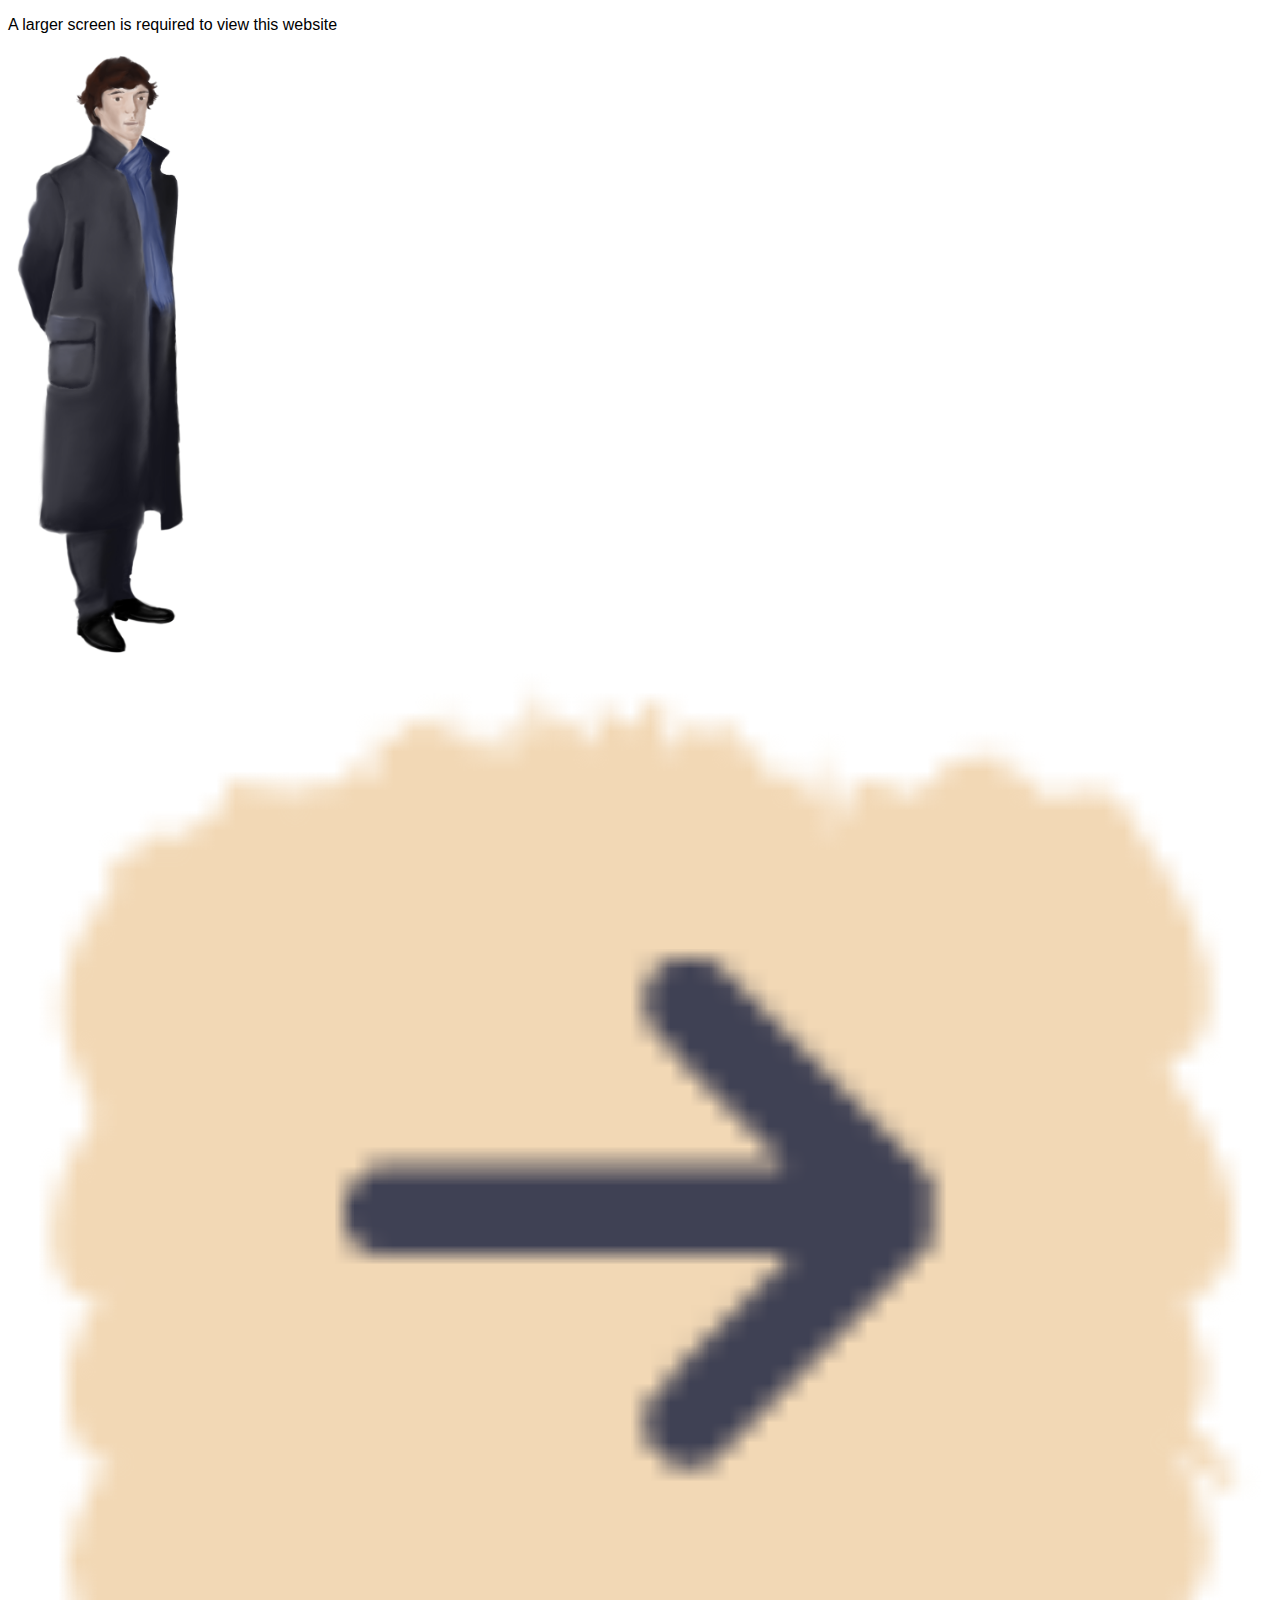
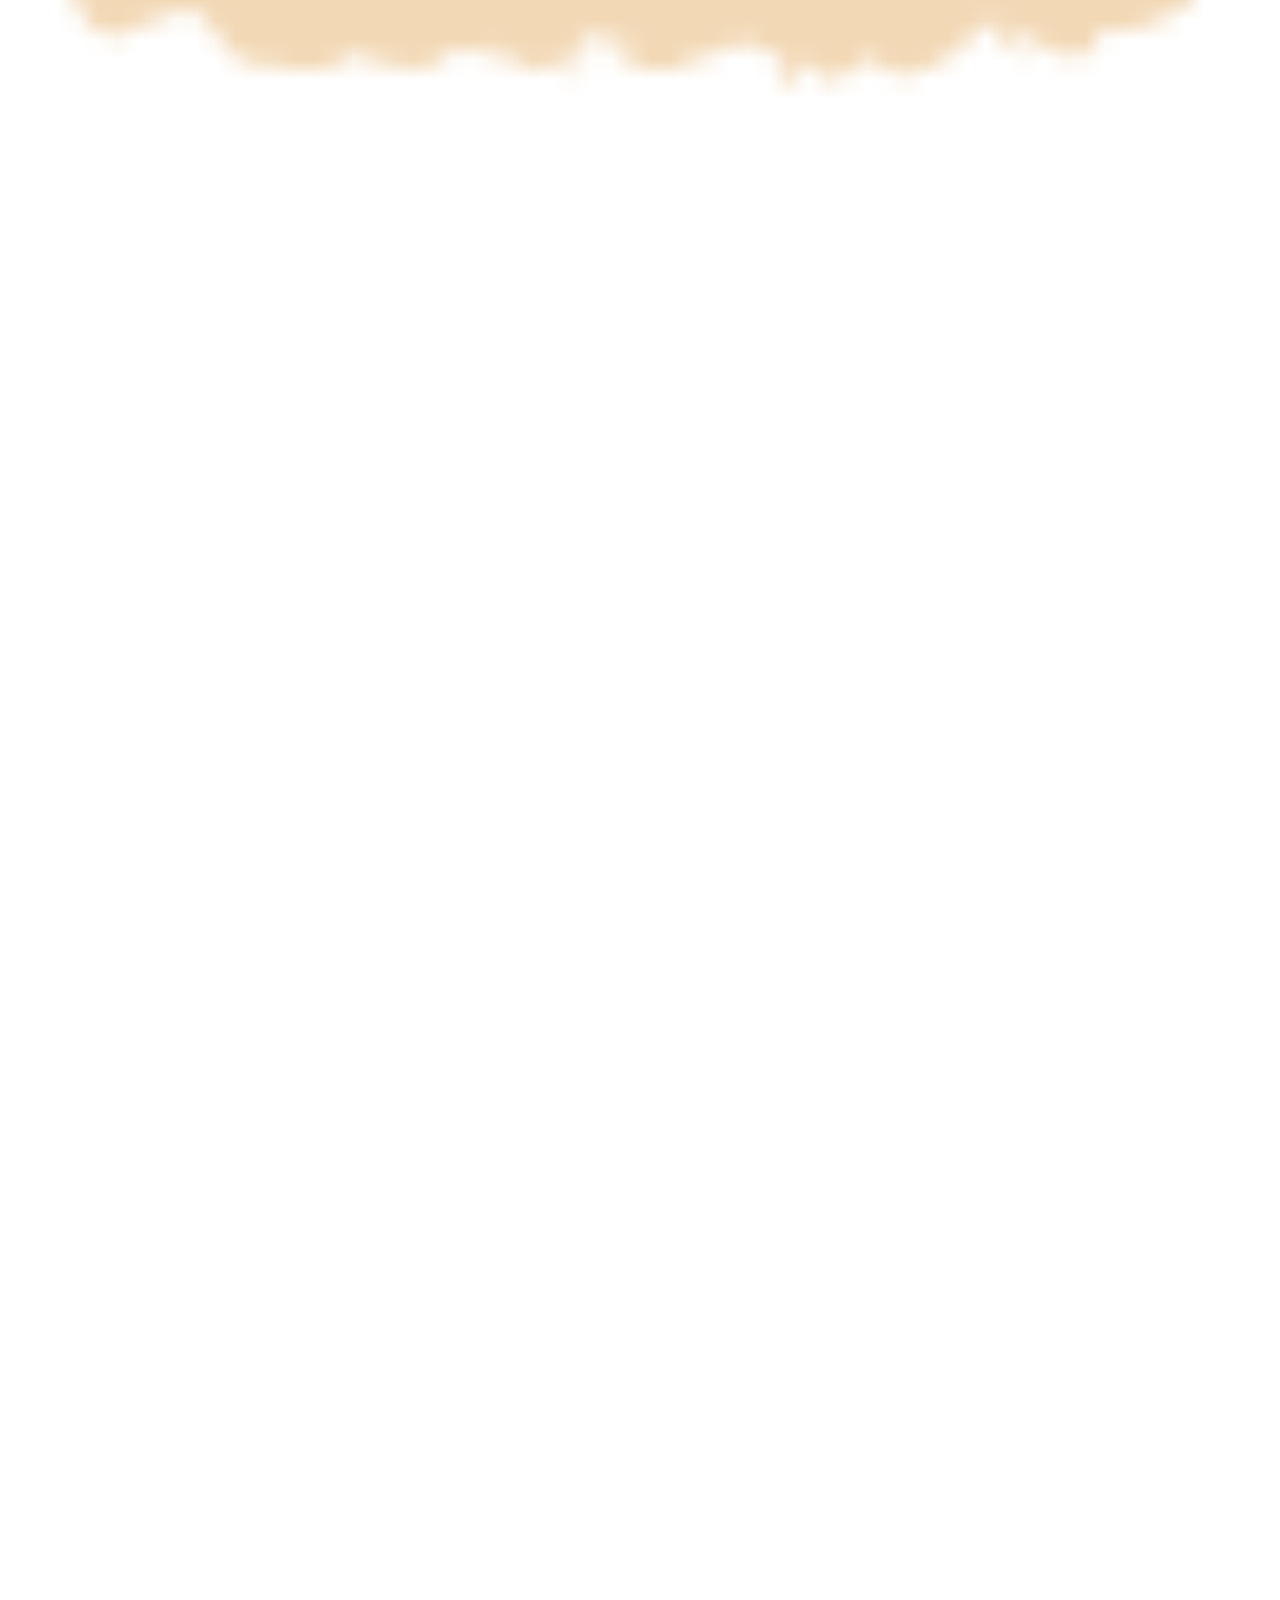
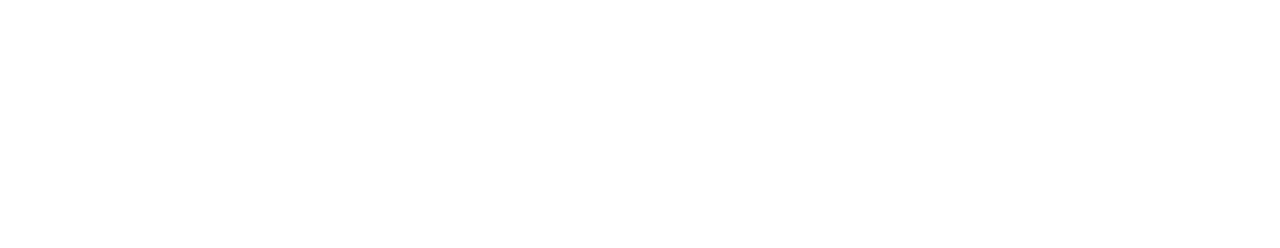
<file: index.html>
<!DOCTYPE html>
<html>

<head>
    <meta charset="utf-8">
    <meta name="viewport" content="width=device-width,
    initial-scale=1">
    <link rel="stylesheet" href="css/geral.css">
    <link rel="stylesheet" href="css/index.css">
    <title> The Mistery of Dartmoor </title>
</head>

<body>
    <div id="screen_message" class="invisible">
        <p>A larger screen is required to view this website</p>
        <img src="images/sherlock_1.png" width="15%" alt="sherlock">
    </div>

    <header>
        <a id="next" href="choose_case.html"> <img src="images/nav/next.png" width="100%" alt="NEXT"> </a>
    </header>

    <main>
        <img src="images/index/background.png" width="100%" height="100%" alt="background">
        <img src="images/index/henry.png" width="50%" style="cursor: pointer;" alt="henry"
            onmouseover="activate_henry()" onmouseout="deactivate_henry()">
        <img id="desk" src="images/index/desk.png" width="45%" alt="desk">
        <img id="tv_off" src="images/index/tv_stop.png" width="35%" alt="tv"
            onclick="window.location.href='index_tv.html';">

        <img id="text_henry" src="images/index/text_henry.png" width="15%" alt="text">

        <script src="javascript/index.js"></script>
        <script src="javascript/smaller_screens.js"></script>
    </main>
</body>
</file>
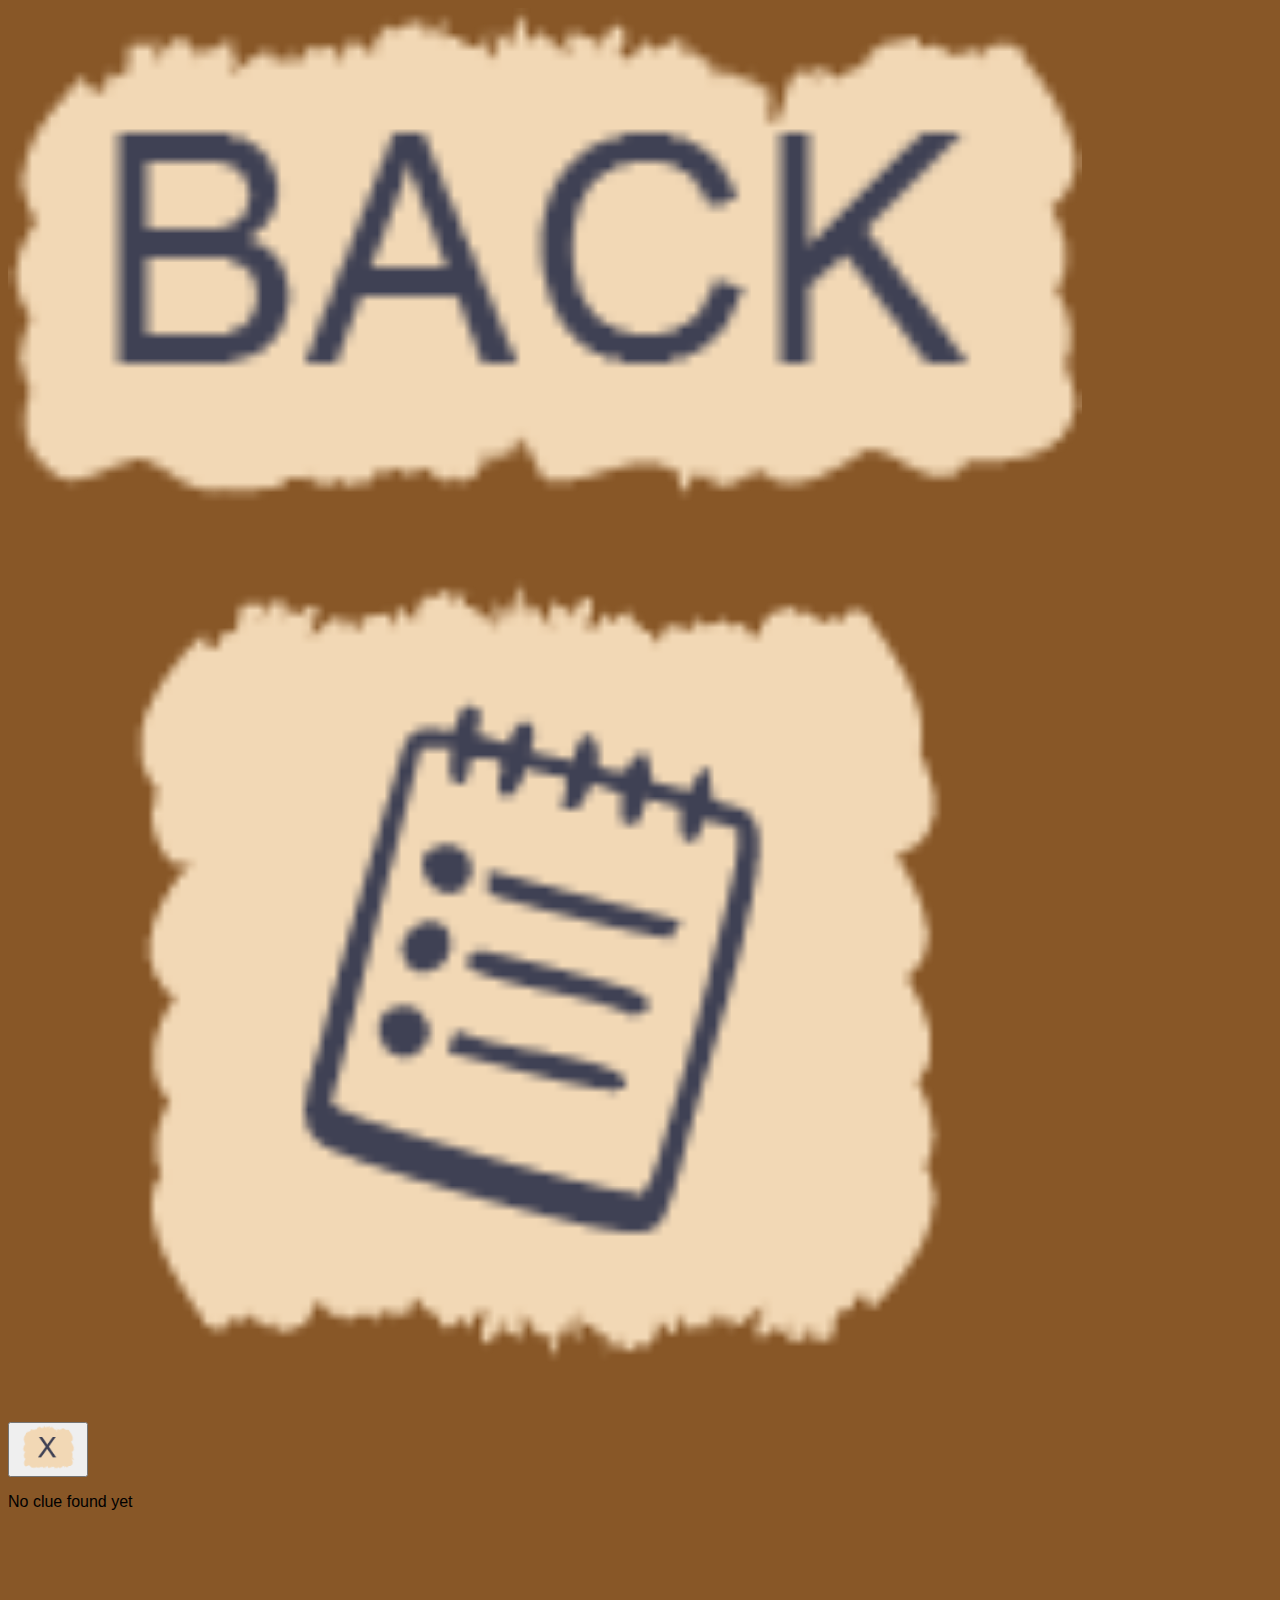
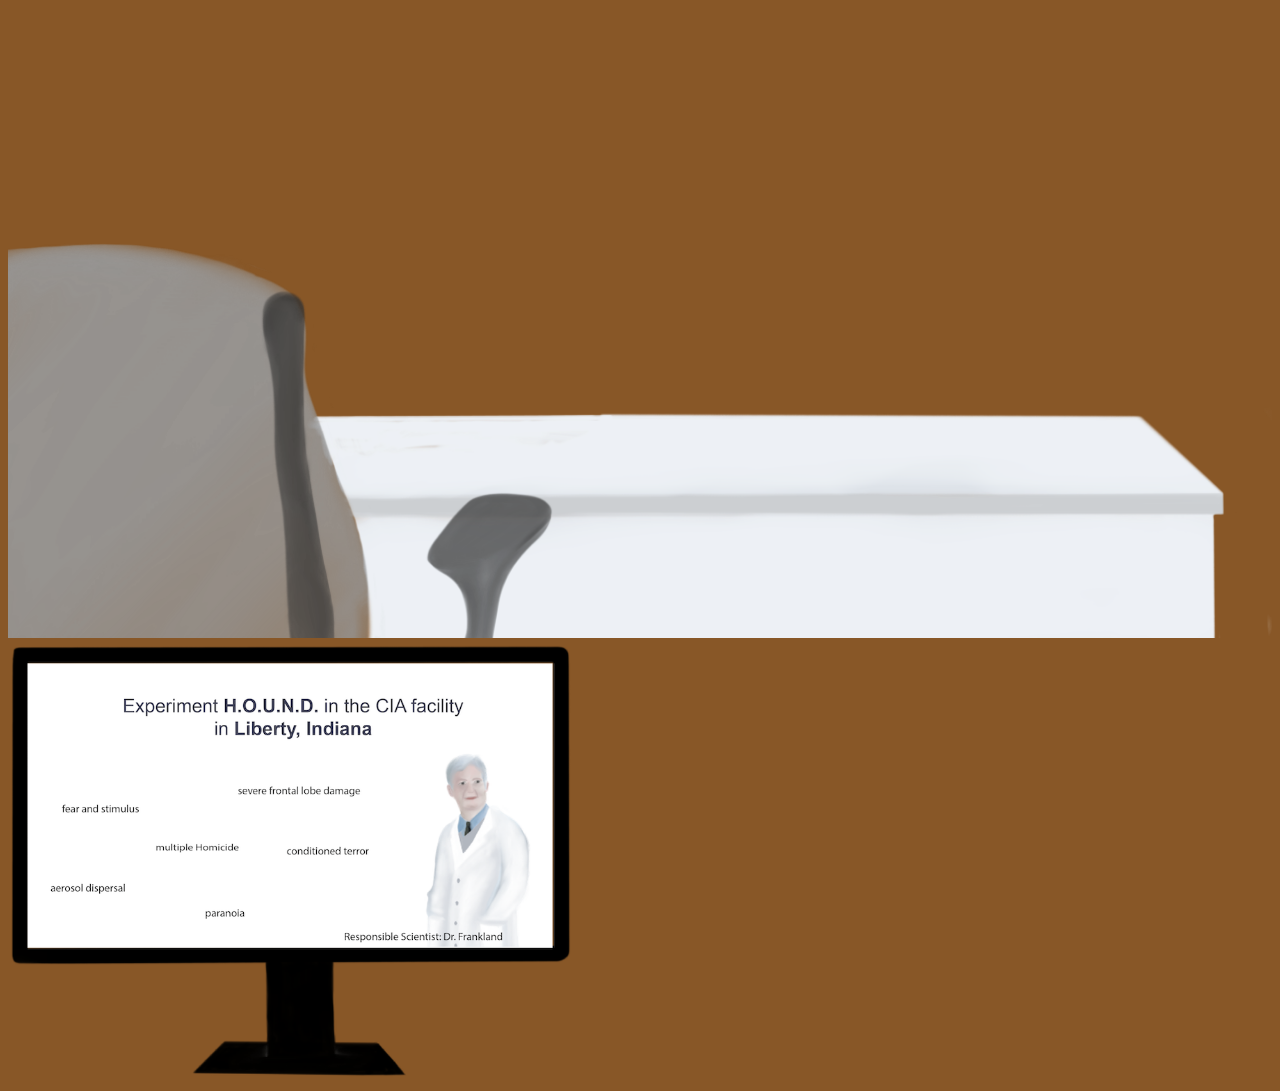
<file: baskerville_computer.html>
<!DOCTYPE html>
<html>

<head>
  <meta charset="utf-8">
  <meta name="viewport" content="width=device-width,
    initial-scale=1">
  <link rel="stylesheet" href="css/geral.css">
  <link rel="stylesheet" href="css/house_drawer.css">
  <title> TheMisteryOfDartmoor </title>
</head>

<body>
  <header>
    <a href="baskerville_second.html"> <img src="images/nav/back.png" width="85%" alt="BACK"> </a>
    <a href="#" id="open_clues"><img src="images/nav/clues.png" width="85%" alt="CLUES"></a>
  </header>

  <main>
    <!-- show clues -->
    <div id="clues_overlay" class="overlay hidden">
      <div class="overlay_header">
        <button id="close_clues"><img src="images/nav/exit.png" width="85%" alt="X"></button>
      </div>
      <div id="clues_container"></div>
    </div>

    <!-- main page -->
    <img src="images/baskerville/second/desk_close.png" width="100%" alt="desk">
    <img src="images/baskerville/second/pc_close.png" width="45%" style="left:30%; top:15%;" alt="pc">
  </main>
  
  <script src="javascript/clues.js"></script>
  <script src="javascript/add_clues.js"></script>
  <script src="javascript/house_drawer.js"></script>
</body>
</file>
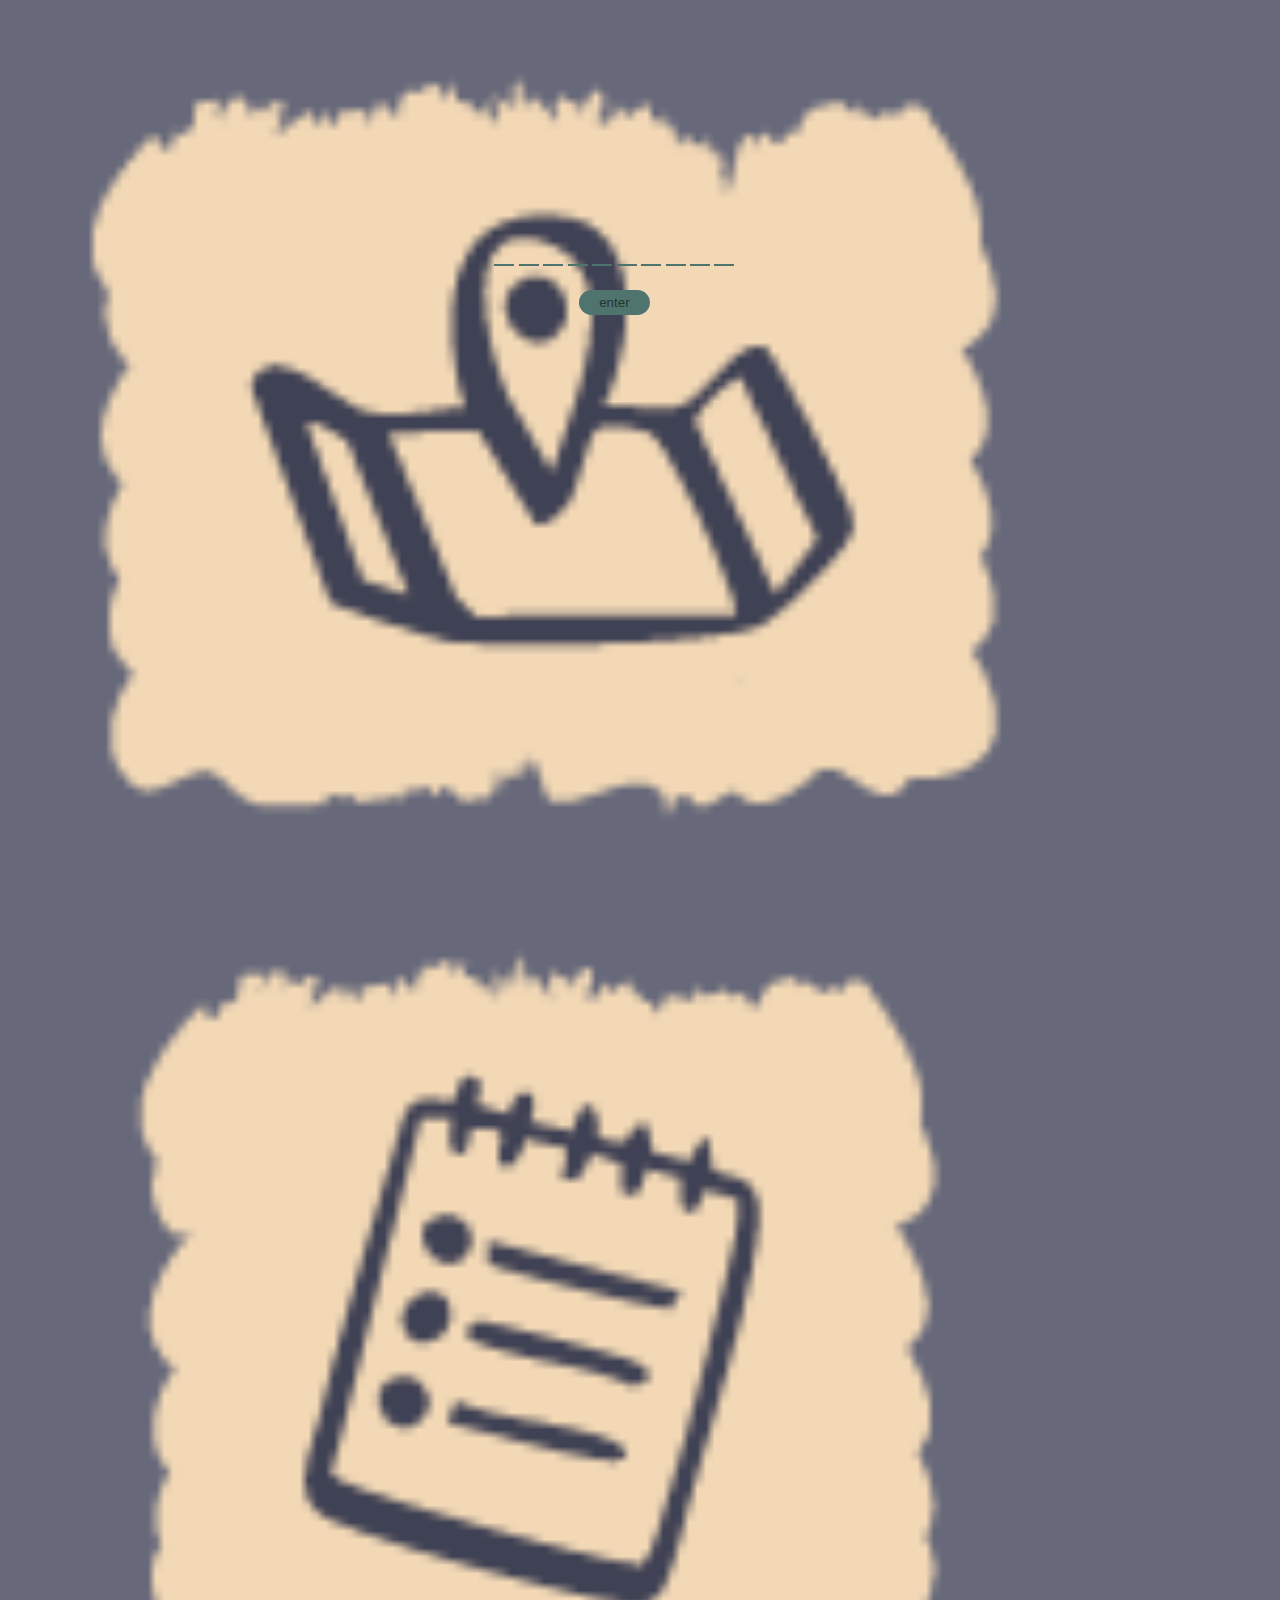
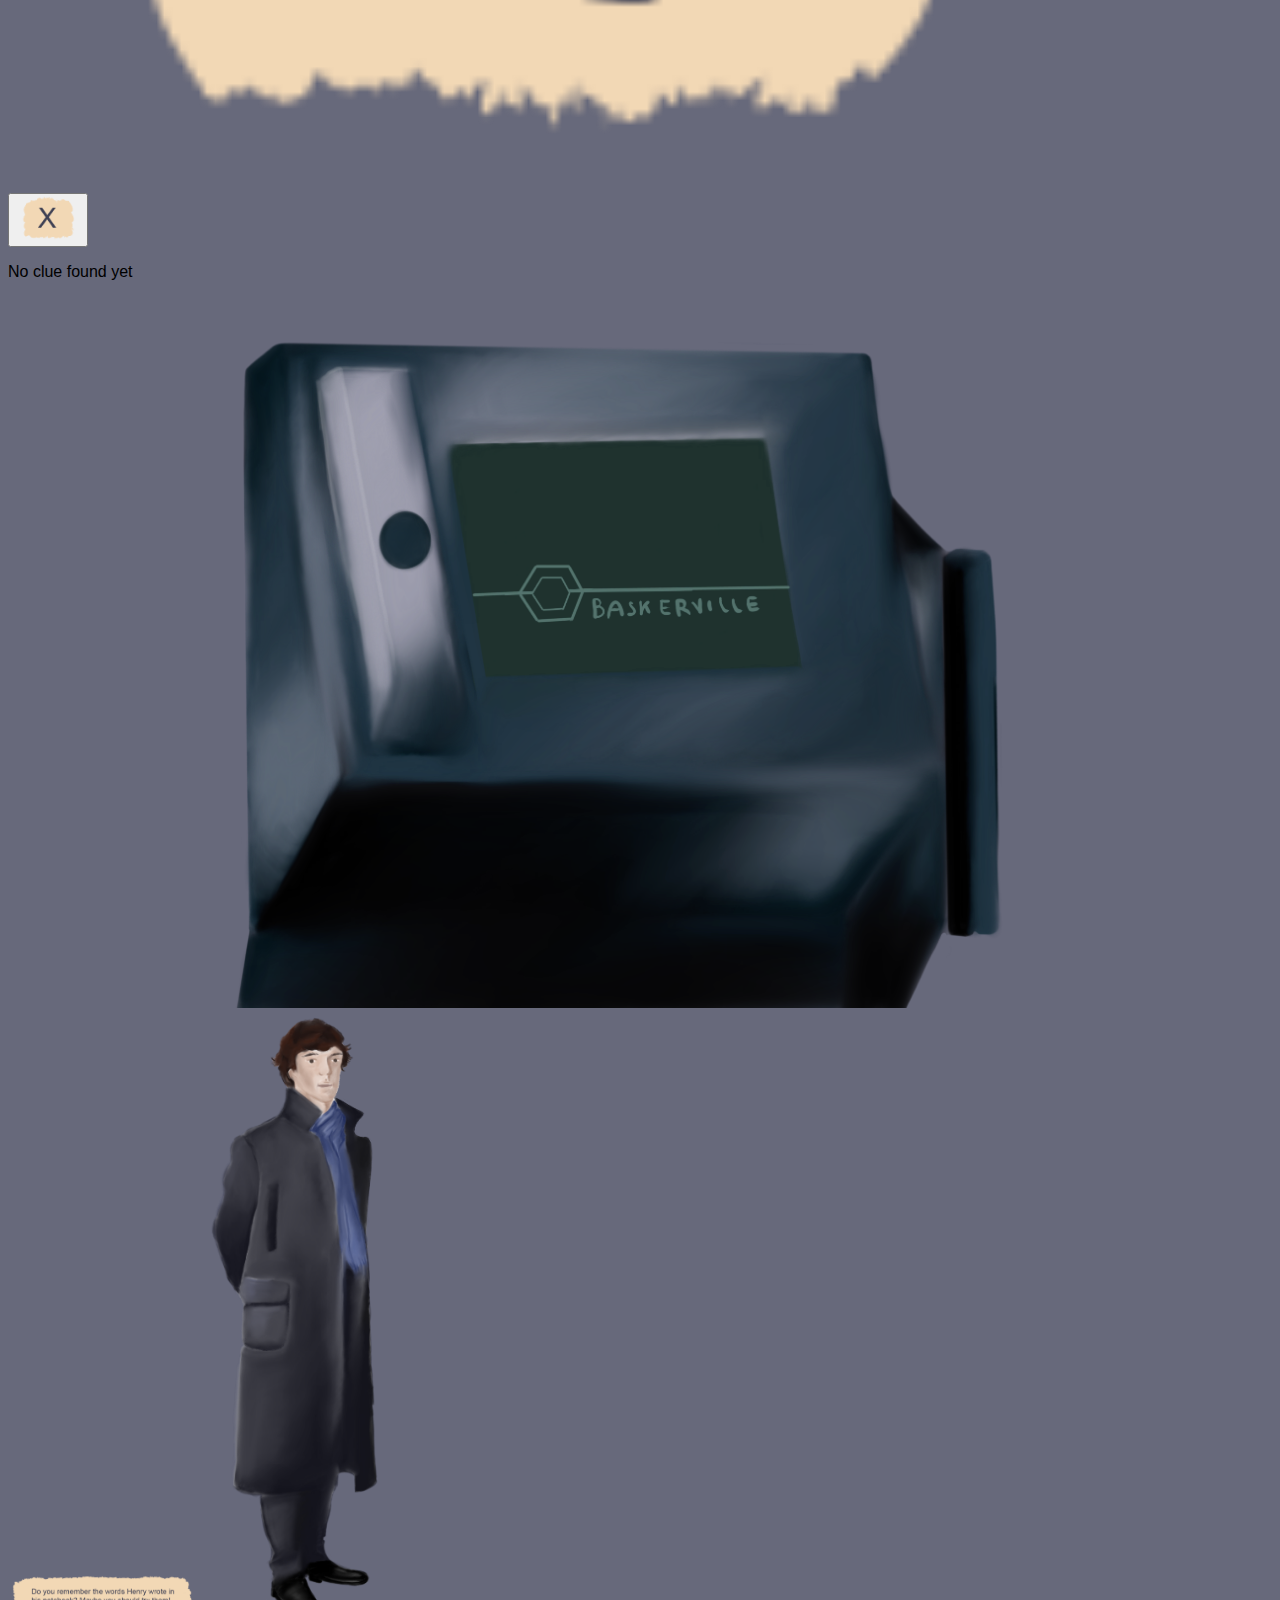
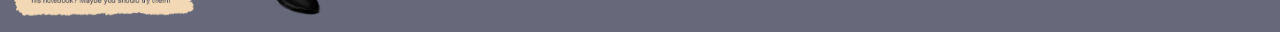
<file: baskerville_entry.html>
<!DOCTYPE html>
<html>

<head>
  <meta charset="utf-8">
  <meta name="viewport" content="width=device-width,
    initial-scale=1">
  <link rel="stylesheet" href="css/geral.css">
  <link rel="stylesheet" href="css/baskerville_entry.css">
  <title> TheMisteryOfDartmoor </title>
</head>

<body>
  <header>
    <a href="map.html"><img src="images/nav/map.png" width="85%" alt="MAP"> </a>
    <a href="#" id="open_clues"><img src="images/nav/clues.png" width="85%" alt="CLUES"></a>
  </header>

  <main>
    <!-- show clues -->
    <div id="clues_overlay" class="overlay hidden">
      <div class="overlay_header">
        <button id="close_clues"><img src="images/nav/exit.png" width="85%" alt="X"></button>
      </div>
      <div id="clues_container"></div>
    </div>

    <!-- main page -->
    <img id="entry" src="images/baskerville/first/entry.png" height="100%" width="100%" alt="entry">

    <div id="password">
      <div id="letter_ields">
        <!-- Cada letra ocupa uma "caixa" -->
        <span class="letter_spot"></span>
        <span class="letter_spot"></span>
        <span class="letter_spot"></span>
        <span class="letter_spot"></span>
        <span class="letter_spot"></span>
        <span class="letter_spot"></span>
        <span class="letter_spot"></span>
        <span class="letter_spot"></span>
        <span class="letter_spot"></span>
        <span class="letter_spot"></span>
      </div>

      <button id="submit"> enter </button>

      <div id="result_message"></div>
    </div>

    <img id="text_pass" src="images/baskerville/text_pass.png" width="15%" alt="sherlock">
    <img id="sherlock_pass" src="images/sherlock_1.png" width="15%" alt="sherlock">

  </main>

  <script src="javascript/clues.js"></script>
  <script src="javascript/baskerville_entry.js"></script>
</body>
</file>
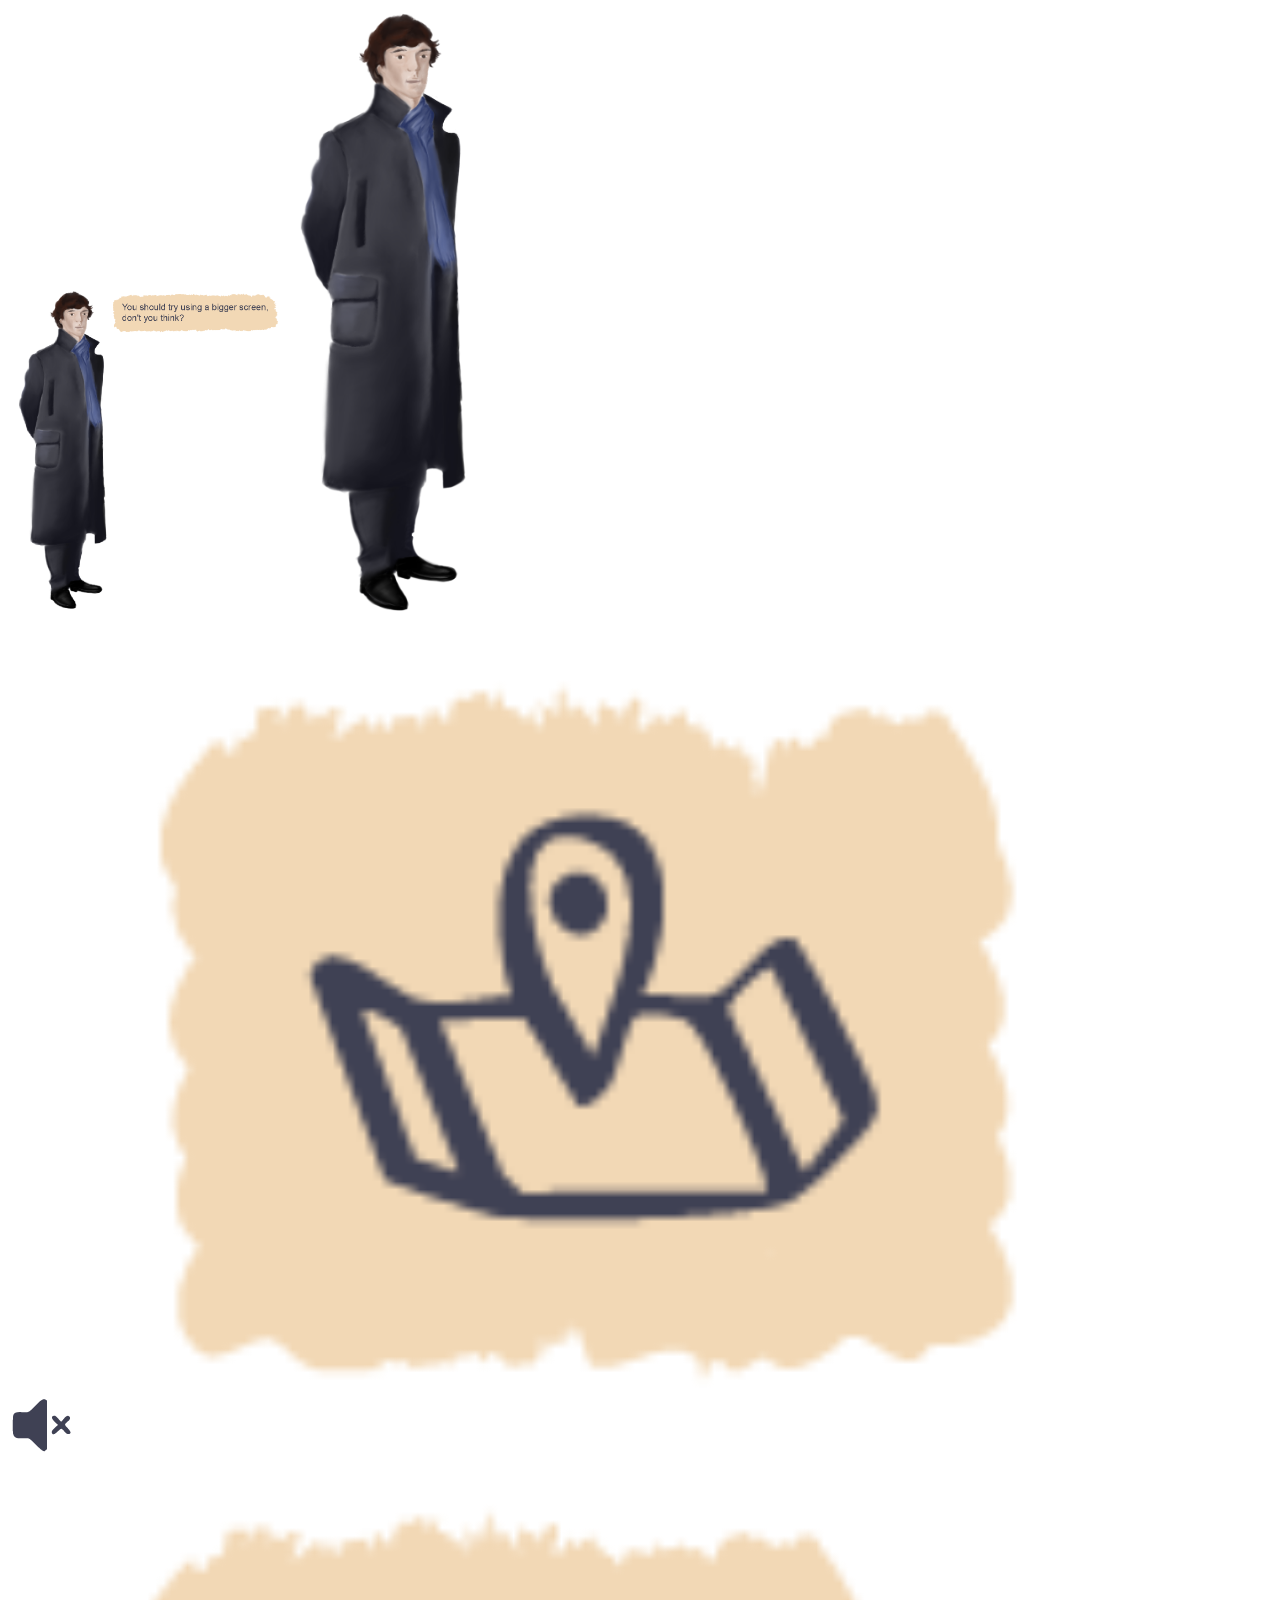
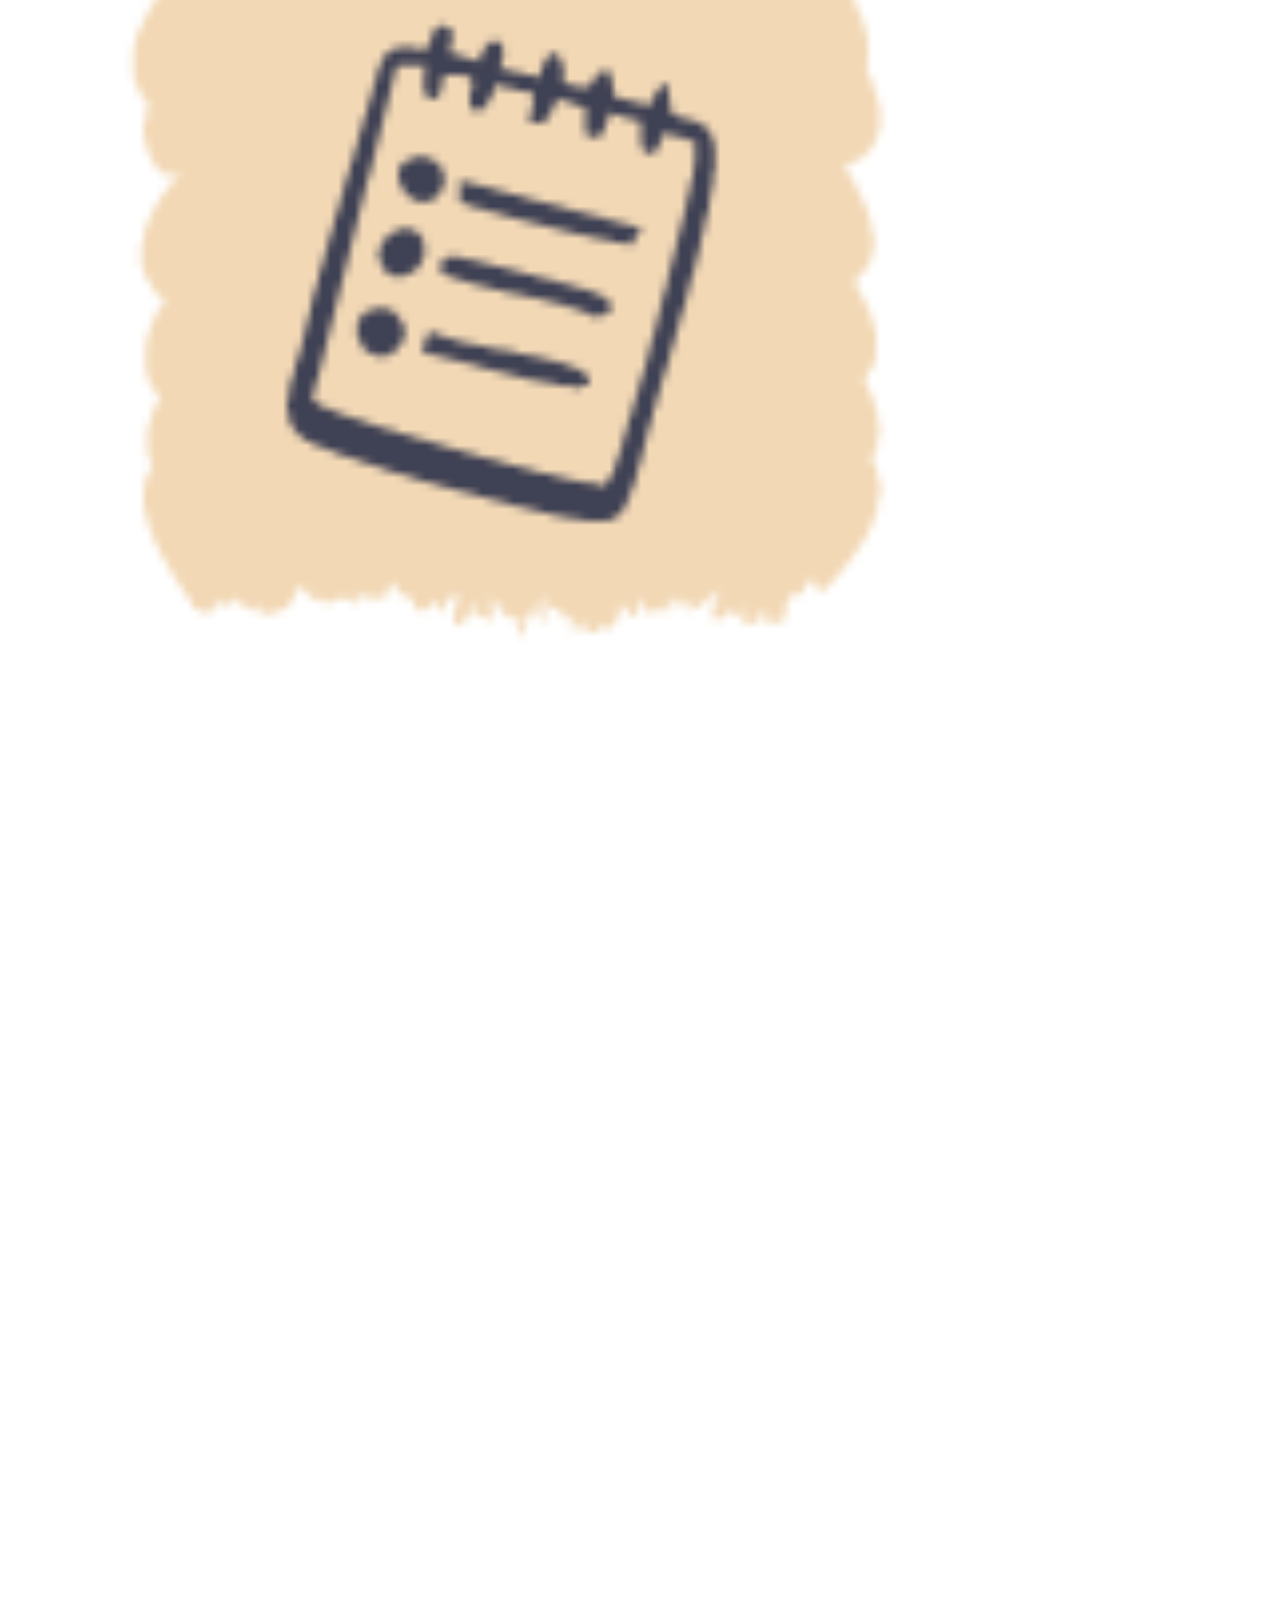
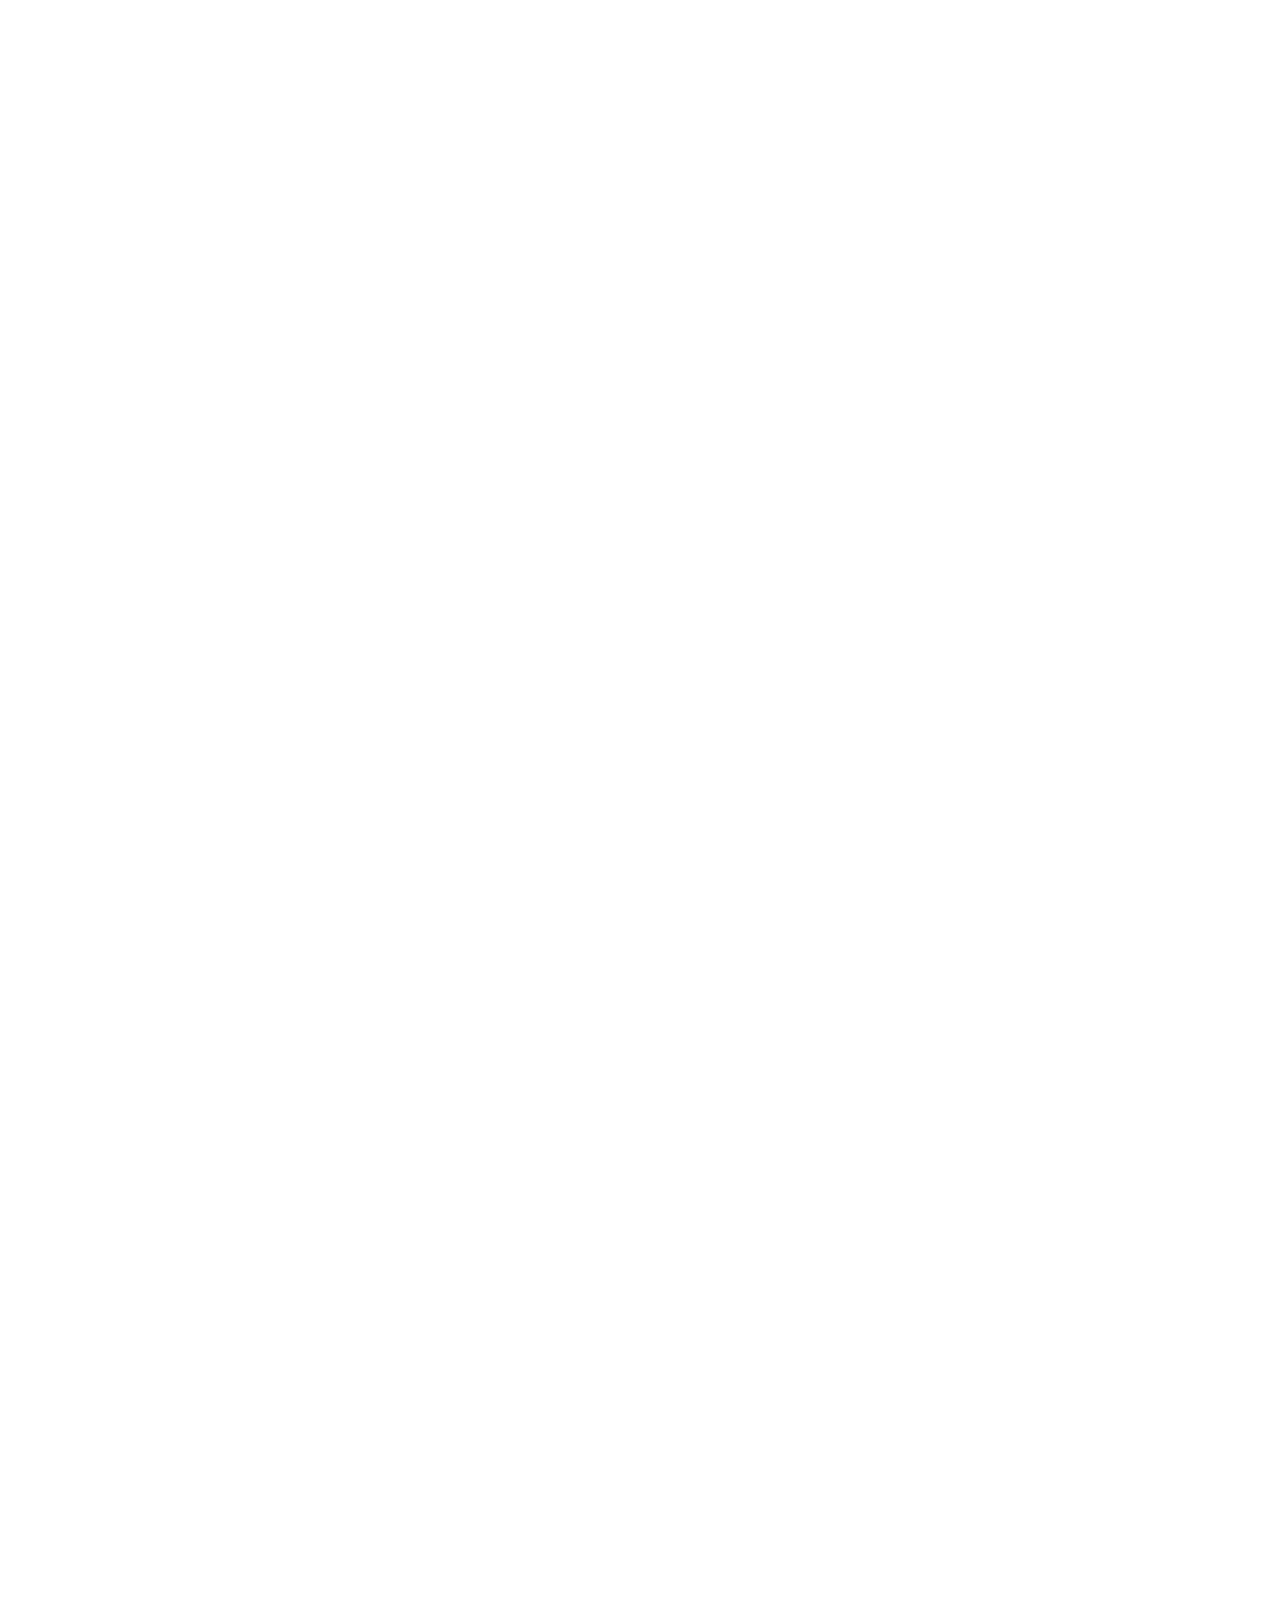
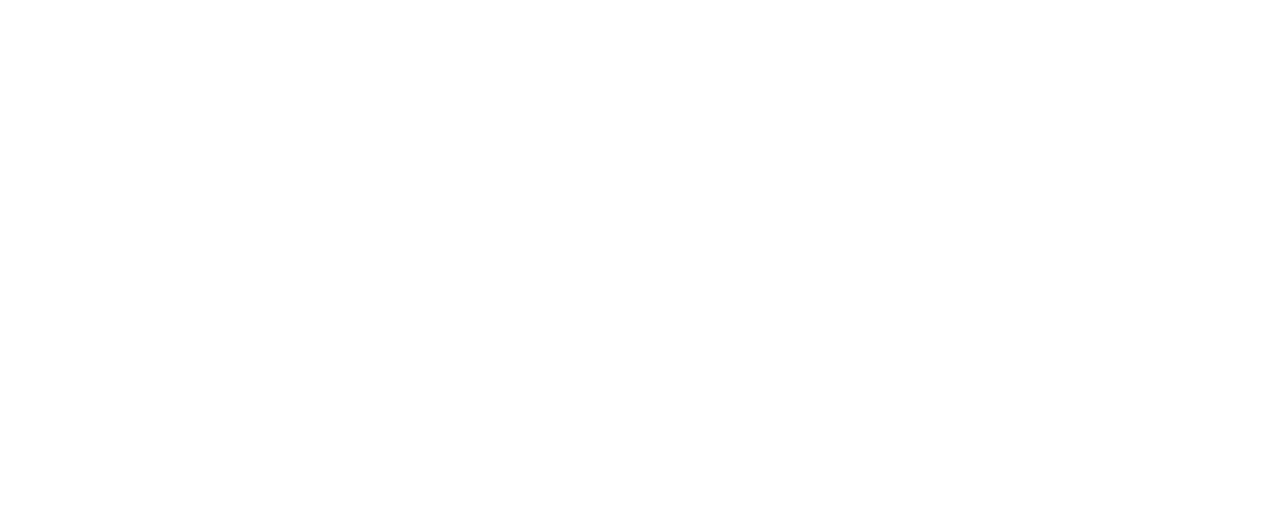
<file: baskerville_second.html>
<!DOCTYPE html>
<html>

<head>
    <meta charset="utf-8">
    <meta name="viewport" content="width=device-width,
    initial-scale=1">
    <link rel="stylesheet" href="css/geral.css">
    <link rel="stylesheet" href="css/baskerville_second.css">
    <title> TheMisteryOfDartmoor </title>
</head>

<body>
    <!-- smaller screens -->
    <div id="screen_message" class="invisible">
        <img src="images/smaller_screens.png" width="22%" alt="sherlock">
        <img src="images/sherlock_1.png" width="15%" alt="sherlock">
    </div>

    <header>
        <img id="play" class="pulse" src="images/nav/no_sound.png" alt="sound">
        <a id="map" href="map.html"><img src="images/nav/map.png" width="80%" alt="MAP"> </a>
        <a id="clues" href="#"><img src="images/nav/clues.png" width="80%" alt="CLUES"></a>
    </header>

    <main>
        <!-- show clues -->
        <div id="clues_overlay" class="overlay hidden">
            <div class="overlay_header">
                <button id="close_clues"><img src="images/nav/close.png" width="85%" alt="X"></button>
            </div>
            <div id="clues_container"></div>
            <div id="culprit_guess" class="guess_area">
                <p>Who killed Henry's father?</p>
                <div>
                    <input type="text" id="culprit_input">
                    <button id="submit_culprit">Submit</button>
                </div>
                <p id="culprit_result"></p>
            </div>
        </div>

        <!-- main page -->
        <img id="background" src="images/baskerville/first/background.png" width="100%" alt="background">
        <img id="ground" src="images/baskerville/first/ground.png" width="100%" height="42%" alt="ground">
        <img id="desks" src="images/baskerville/second/desk.png" width="45%" alt="desks">
        <img id="curtains" src="images/baskerville/second/curtains_0.png" width="40%" alt="cage">
        <img id="pc" src="images/baskerville/second/pc.png" width="10%" alt="pc"
            onclick="addClue('pc', 'images/baskerville/second/pc_close.png')">
        <img id="lights" src="images/baskerville/second/lights_off.png" width="2%" alt="lights">
        <img id="exit" src="images/baskerville/second/exit.png" width="2%" alt="exit">

        <!-- exit -->
        <div id="image_exit_overlay" class="overlay hidden">
            <div class="overlay_header">
                <button id="close_image_exit"><img src="images/nav/close.png" width="100%" alt="X"></button>
            </div>
            <div id="image_exit_container">
                <img src="images/baskerville/second/exit.png" alt="exit" id="fullscreen_image">
            </div>
        </div>

        <!-- computer -->
        <div id="image_pc_overlay" class="overlay hidden">
            <div class="overlay_header">
                <button id="close_image_pc"><img src="images/nav/close.png" width="100%" alt="X"></button>
            </div>
            <div id="image_pc_container">
                <img src="images/baskerville/second/desk_close.png" width="100%" style="bottom:0%;" alt="desk">
                <img id="doc" src="images/baskerville/second/doc_1.png" width="45%" alt="pc">
                <img id="play_pc" src="images/index/play.png" width="3%" alt="tv">
            </div>
        </div>

        <div id="dark_overlay"></div>

        <!-- sherlock's intervention -->
        <img id="text_out" src="images/baskerville/second/text_out.png" width="22%" alt="text">
        <img id="sherlock_out" src="images/sherlock_1.png" width="13%" alt="sherlock">

        <img id="text_lights" src="images/baskerville/second/text_lights.png" width="13%" alt="text">
        <img id="sherlock_lights" src="images/sherlock_2.png" width="13%" alt="sherlock">

        <img id="text_drug" src="images/baskerville/second/text_drugged.png" width="13%" alt="text">
        <img id="sherlock_drug" src="images/sherlock_1.png" width="13%" alt="sherlock">

        <!-- sound -->
        <audio id="sound_1" src="sounds/lab.mp3" loop></audio>
        <audio id="sound_2" src="sounds/growling.mp3" loop></audio>
    </main>

    <script>
        localStorage.setItem('pc_accessed', 'true');
    </script>
    <script src="javascript/clues.js"></script>
    <script src="javascript/add_clues.js"></script>
    <script src="javascript/baskerville_second.js"></script>
    <script src="javascript/smaller_screens.js"></script>
</body>
</file>
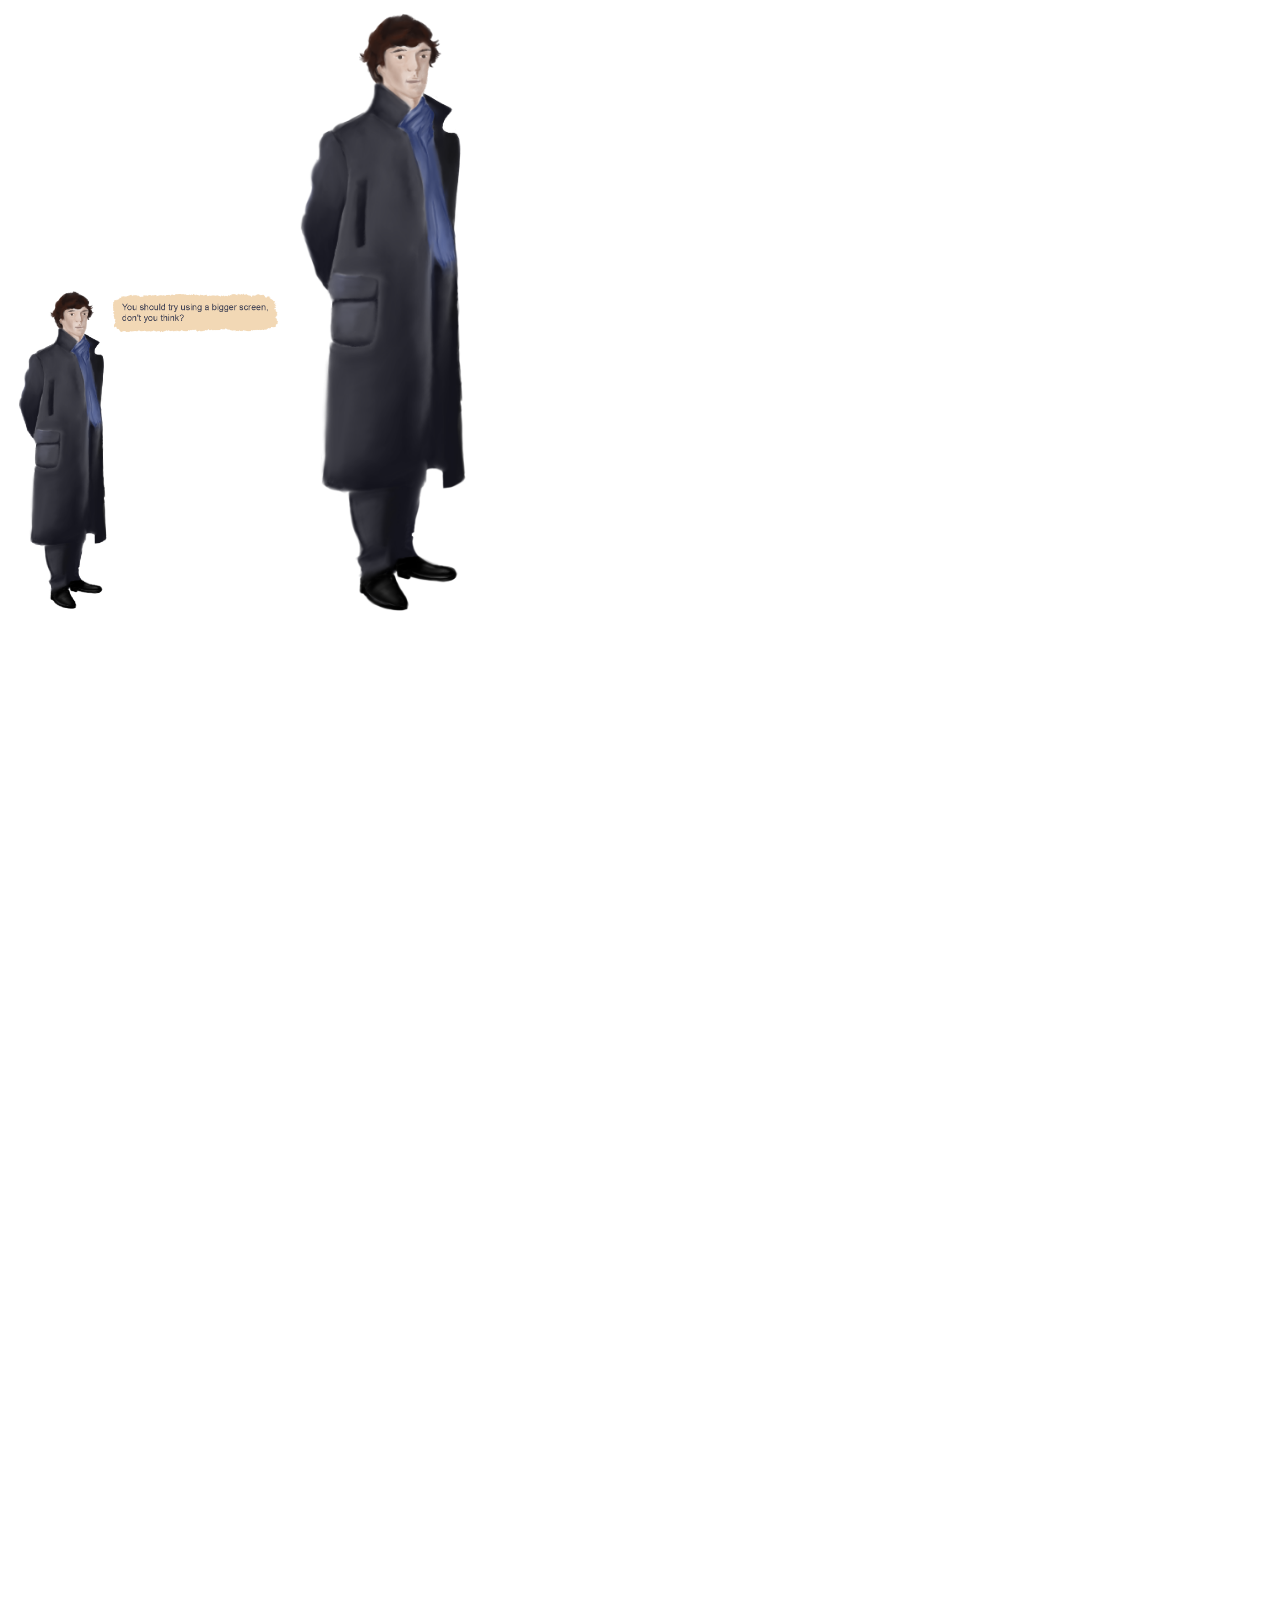
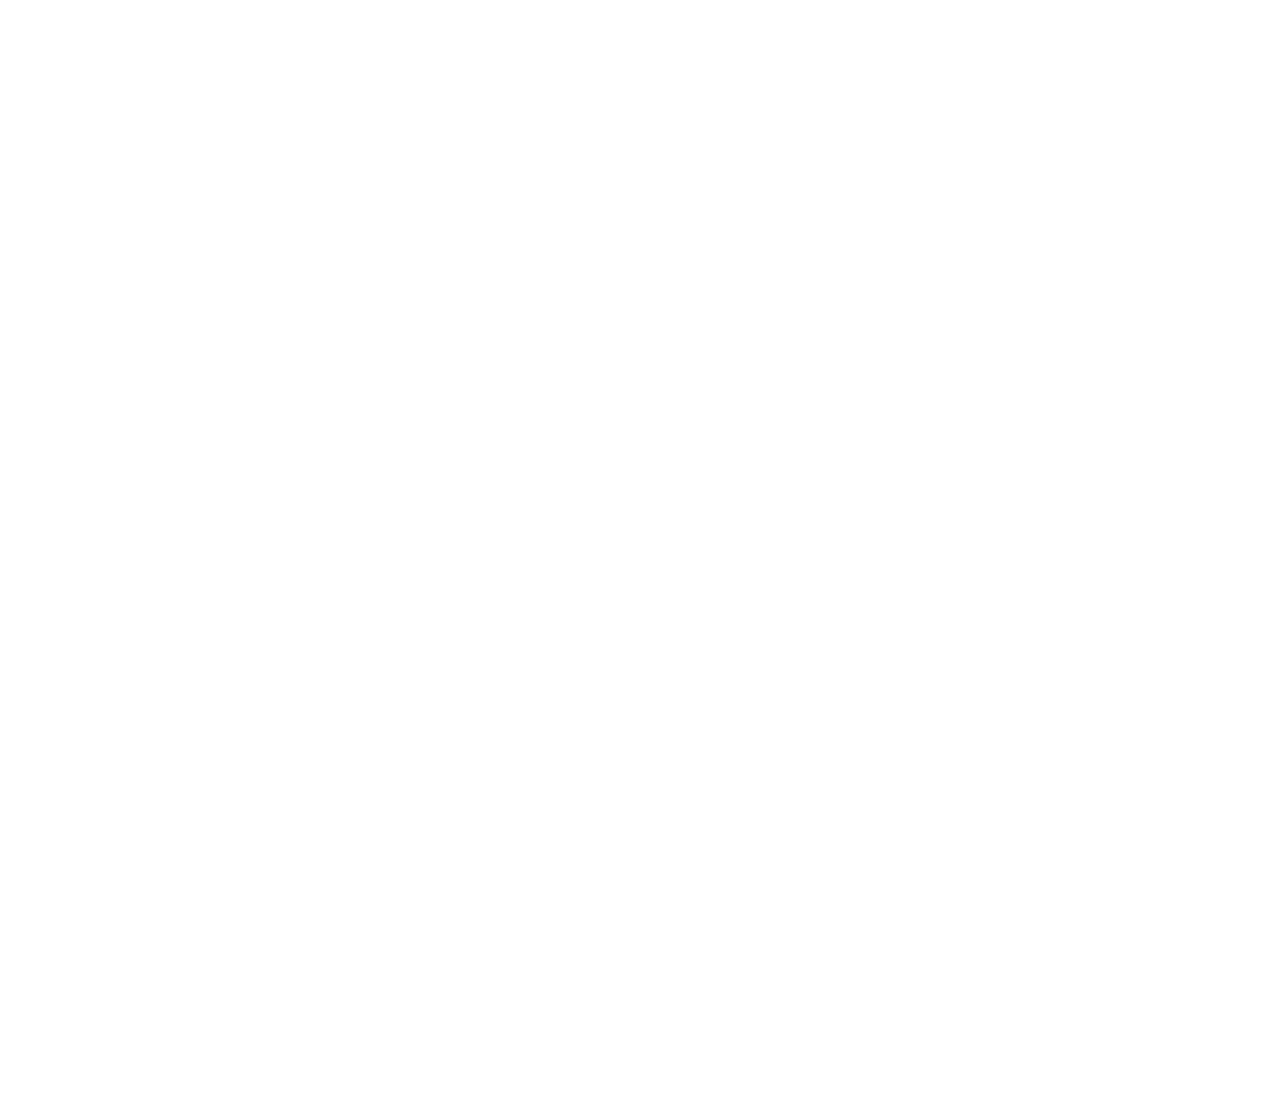
<file: choose_case.html>
<!DOCTYPE html>
<html>

<head>
    <meta charset="utf-8">
    <meta name="viewport" content="width=device-width,
    initial-scale=1">
    <link rel="stylesheet" href="css/geral.css">
    <link rel="stylesheet" href="css/choose_case.css">
    <title> The Mistery of Dartmoor </title>
</head>

<body>
    <!-- smaller screens -->
    <div id="screen_message" class="invisible">
        <img src="images/smaller_screens.png" width="22%" alt="sherlock">
        <img src="images/sherlock_1.png" width="15%" alt="sherlock">
    </div>
    
    <main>
        <img src="images/index/background.png" width="100%" height="100%" alt="background">
        <img id="john" src="images/choose_case/john.png" width="45%" alt="john">
        <img src="images/choose_case/sherlock.png" width="45%" alt="sherlock">

        <section>
            <p> Will you take the case? </p>
            <a href="index.html"> <img src="images/choose_case/deny.png" width="75%" alt="sherlock"> </a>
            <a href="map.html"> <img src="images/choose_case/accept.png" width="75%" alt="sherlock"> </a>
        </section>
    </main>

    <script src="javascript/smaller_screens.js"></script>
</body>
</file>
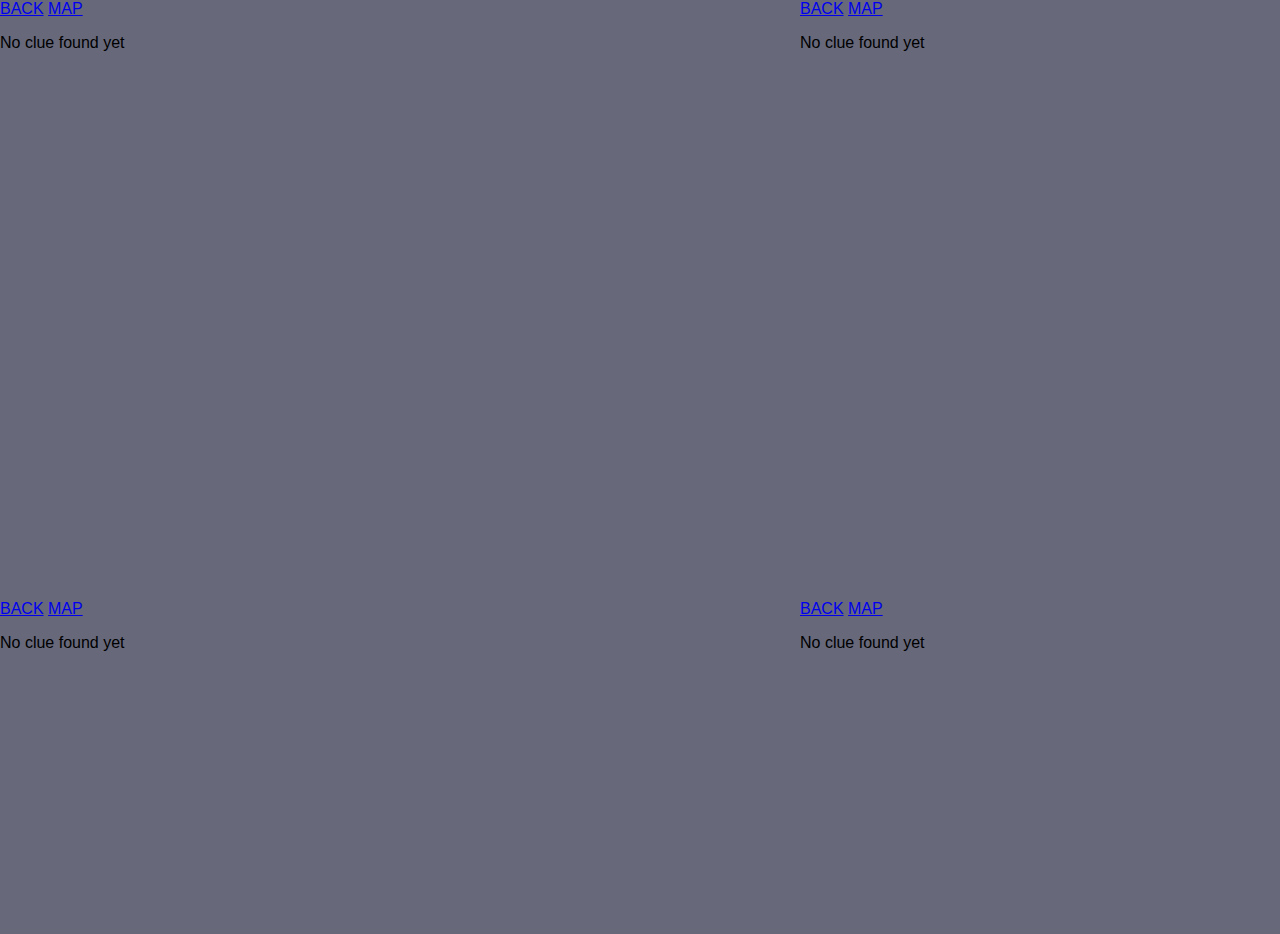
<file: clues.html>
<!DOCTYPE html>
<html>

<head>
  <meta charset="utf-8">
  <meta name="viewport" content="width=device-width,
    initial-scale=1">
  <link rel="stylesheet" href="css/geral.css">
  <link rel="stylesheet" href="css/clues.css">
  <title> TheMisteryOfDartmoor </title>

  <script>
    window.onresize = function() {
      window.resizeTo(1200, 700);
    }; 
  </script>
</head>

<body>
  <header>
    <a href="javascript:history.back()">BACK</a>
    <a href="map.html"> MAP </a>
  </header>

  <main>
    <div id="clues_container"></div>
  </main>

  <script src="javascript/clues.js"></script>
</body>
</file>
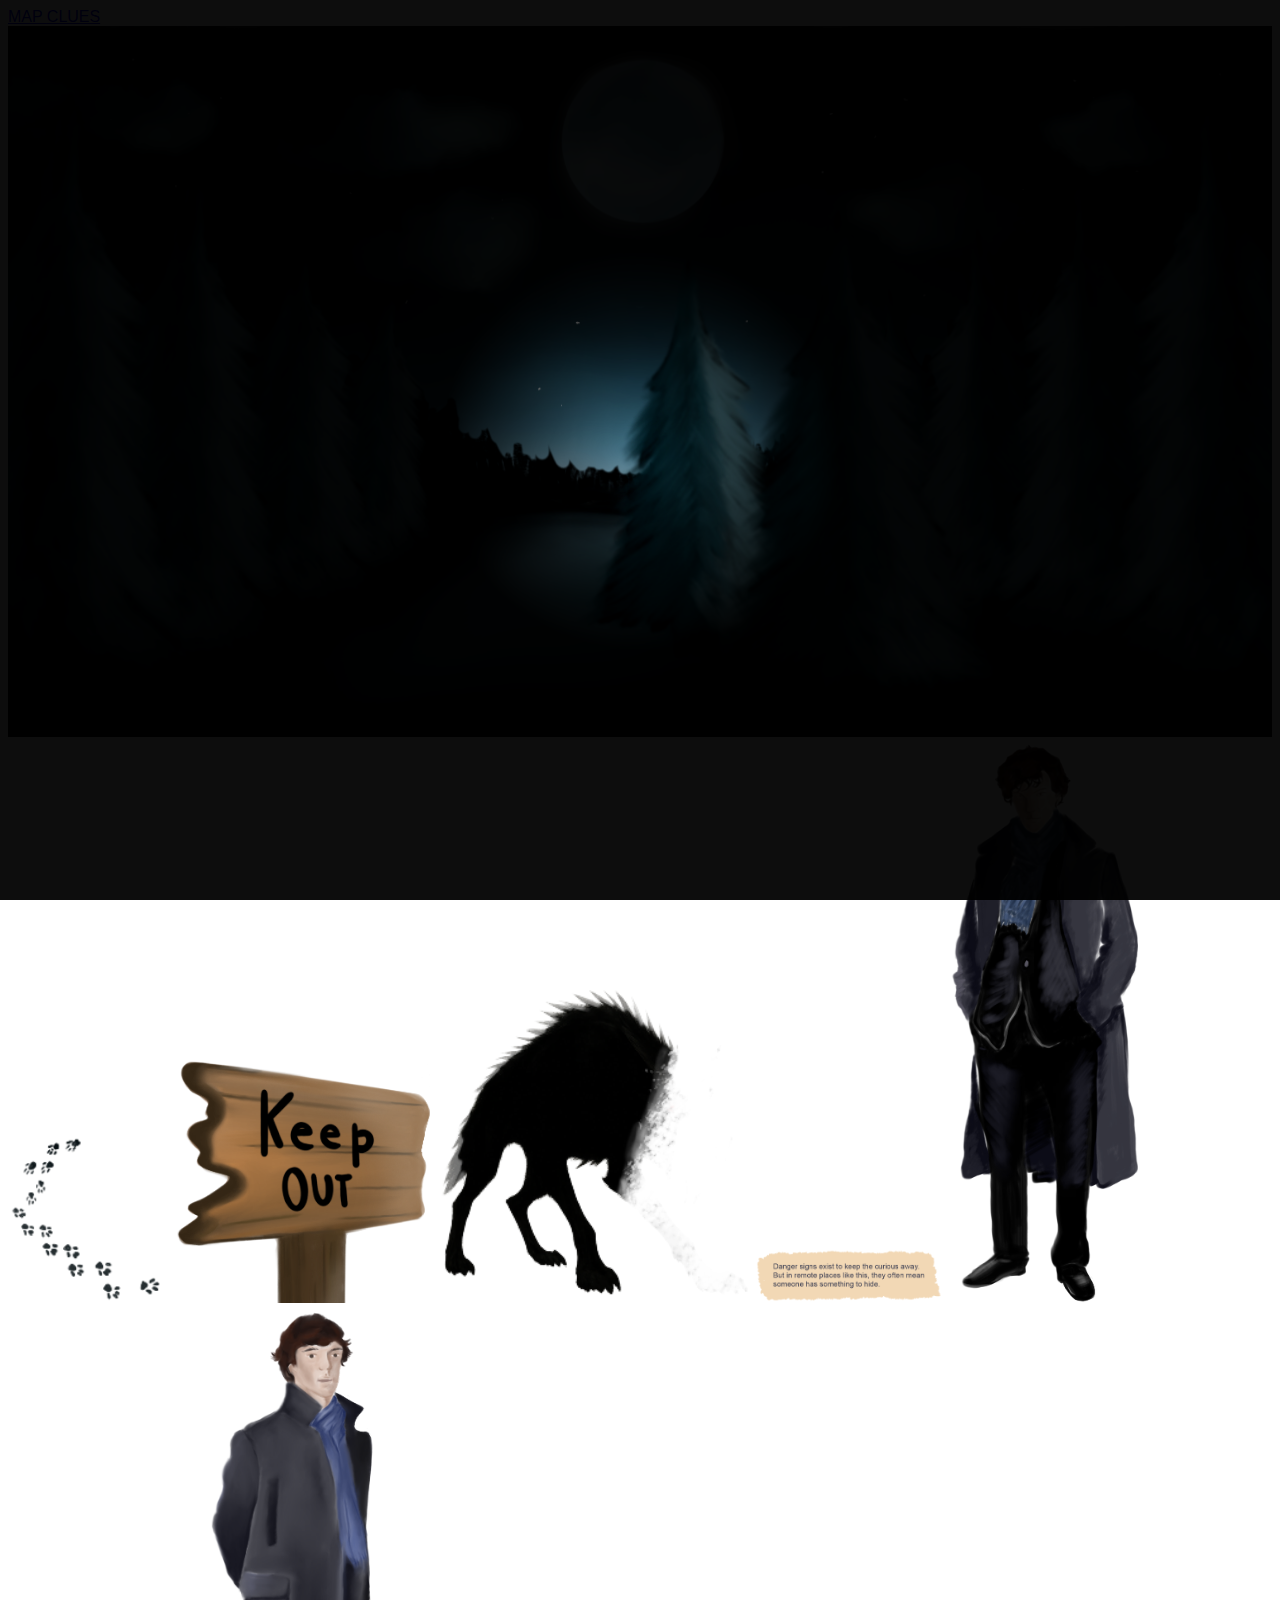
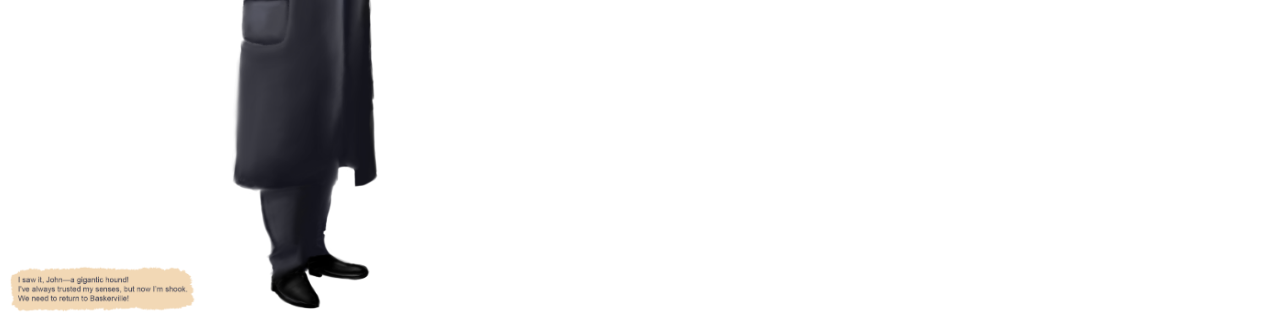
<file: dewers.html>
<!DOCTYPE html>
<html>

<head>
  <meta charset="utf-8">
  <meta name="viewport" content="width=device-width,
    initial-scale=1">
  <link rel="stylesheet" href="css/geral.css">
  <link rel="stylesheet" href="css/dewers.css">
  <title> TheMisteryOfDartmoor </title>
</head>

<body>
  <header>
    <a href="map.html"> MAP </a>
    <a href="clues.html"> CLUES </a>
  </header>

  <main>
    <img id="florest" src="images/dewers/florest.png" height="100%" width="100%" alt="florest">
    <img id="footprints" src="images/dewers/footprints.png" width="13%" alt="wall">
    <img id="warning" src="images/dewers/warning.png" width="20%" alt="table"
          onmouseover="activate_warning()"
          onmouseout="deactivate_warning()"
          onclick="addClue('warning', 'images/dewers/warning.png');">
    <img id="dog" src="images/dewers/dog.png" width="25%" alt="dog"
          onclick="addClue('dog', 'images/dewers/dog.png');">

    <div id="dark_overlay"></div>

    <img id="text_warning" src="images/dewers/text_warning.png" width="15%" alt="sherlock">
    <img id="sherlock_warning" src="images/sherlock_2.png" width="15%" alt="sherlock">

    <img id="text_hound" src="images/dewers/text_hound.png" width="15%" alt="text">
    <img id="sherlock_hound" src="images/sherlock_1.png" width="15%" alt="sherlock">
  </main>

  <script src="javascript/add_clues.js"></script>
  <script src="javascript/dewers.js"></script>
</body>
</file>
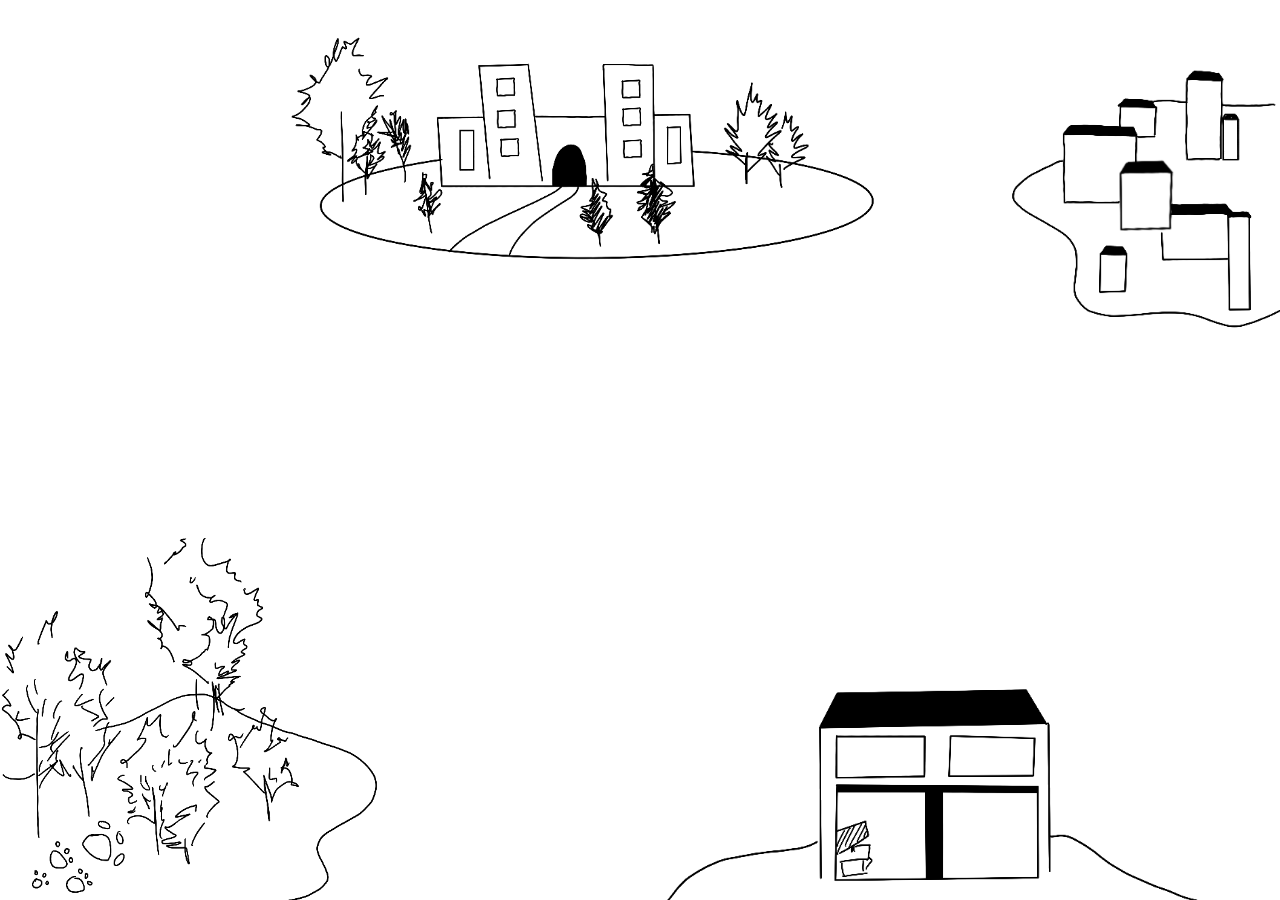
<file: homepage.html>
<!DOCTYPE html>
<html>

<head>
  <meta charset="utf-8">
  <meta name="viewport" content="width=device-width,
    initial-scale=1">
  <link rel="stylesheet" href="css/geral.css">
  <link rel="stylesheet" href="css/homepage.css">
  <title> The Mistery of Dartmoor </title>
</head>

<body>
  <main>
      <a href="#"> <img id="dewer" src="images/homepage/dewer.png" width="30%" alt="map"> </a>
      <a href="#"> <img id="baskerville" src="images/homepage/baskerville.png" width="50%" alt="map"> </a>
      <a href="house.html"> <img id="house" src="images/homepage/house.png" width="45%" alt="map"> </a>
      <a href="#"> <img id="grimpen" src="images/homepage/grimpen.png" width="25%" alt="map"> </a>
  </main>
  
</body>
</file>
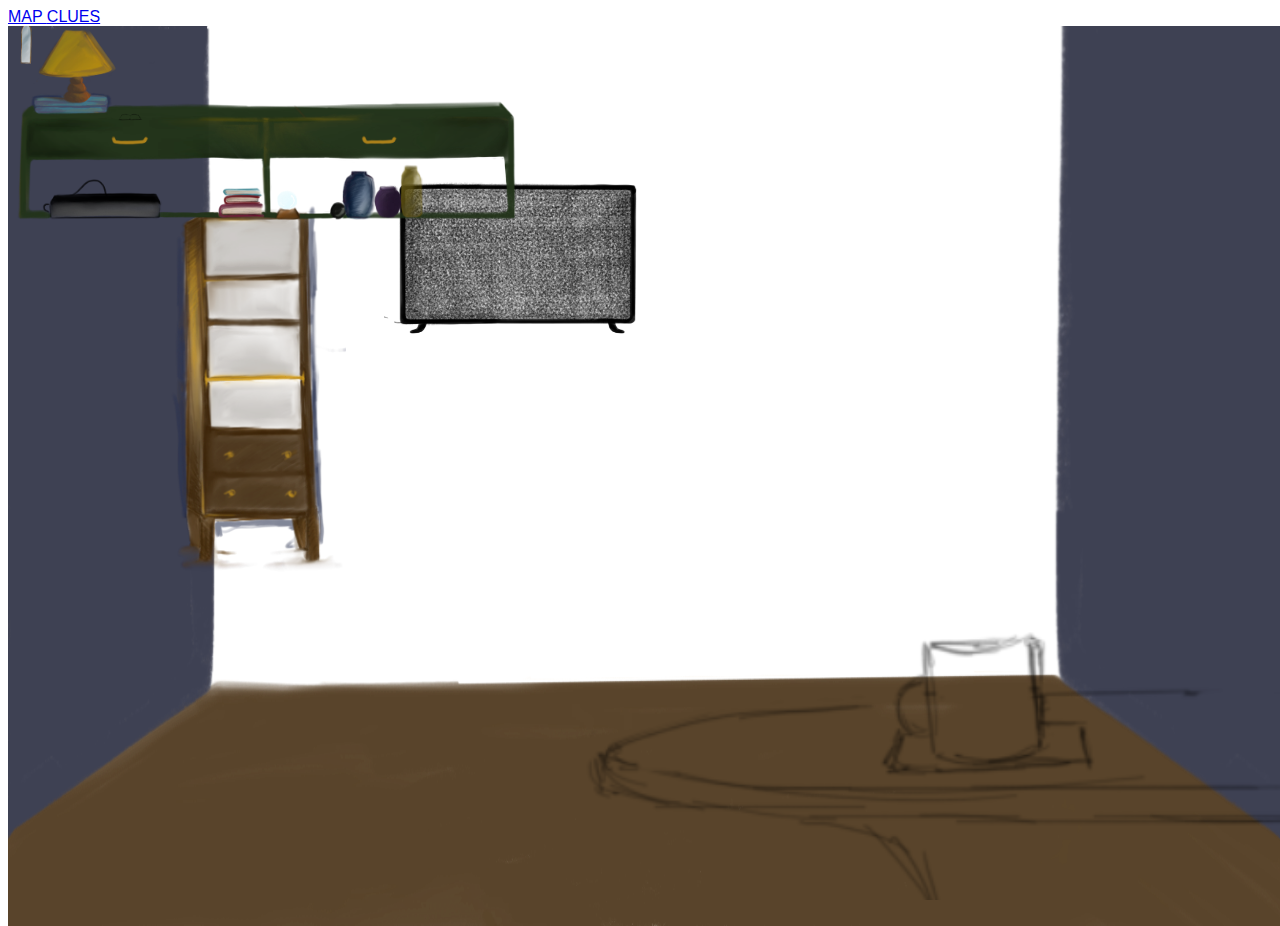
<file: house.html>
<!DOCTYPE html>
<html>

<head>
  <meta charset="utf-8">
  <meta name="viewport" content="width=device-width,
    initial-scale=1">
  <link rel="stylesheet" href="css/geral.css">
  <link rel="stylesheet" href="css/house.css">
  <title> TheMisteryOfDartmoor </title>
</head>

<body>
  <header>
    <a href="homepage.html"> MAP </a>
    <a href="clues.html"> CLUES </a>
  </header>

  <main>
    <img id="floor" src="images/house/floor.png" height="100%" width="100%" alt="floor">
    <img id="wall_right" src="images/house/wall_right.png" height="100%" width="100%" alt="wall">
    <img id="wall_left" src="images/house/wall_left.png" height="100%" width="100%" alt="wall">
    <img id="table" src="images/house/table.png" width="100%" alt="table">
    <img id="mirror" src="images/house/mirror.png" width="8%" alt="mirror">
    <img id="cabinet" src="images/house/cabinet.png" width="15%" alt="cabinet">
    <img id="tv" src="images/house/tv_off.png" width="20%" alt="tv" 
         onmouseover="this.src='images/house/tv_off_mov.png'" 
         onmouseout="this.src='images/house/tv_off.png'" 
         onclick="this.src='images/house/tv_on.png'; addClue('tv', 'images/house/tv_on.png');">
    <img id="tv_cabinet" src="images/house/tv_cabinet.png" width="40%" alt="cabinet" 
         onmouseover="this.src='images/house/tv_cabinet_mov.png'" 
         onmouseout="this.src='images/house/tv_cabinet.png'" 
         onclick="window.location.href='house_drawer.html'">
    <img id="book" src="images/house/book.png" width="15%" alt="book"
         onmouseover="this.src='images/house/book_mov.png'" 
         onmouseout="this.src='images/house/book.png'"
         onclick="addClue('book', 'images/house/book.png');">
  </main>
  
  <script src="javascript/house.js"></script>
</body>
</file>
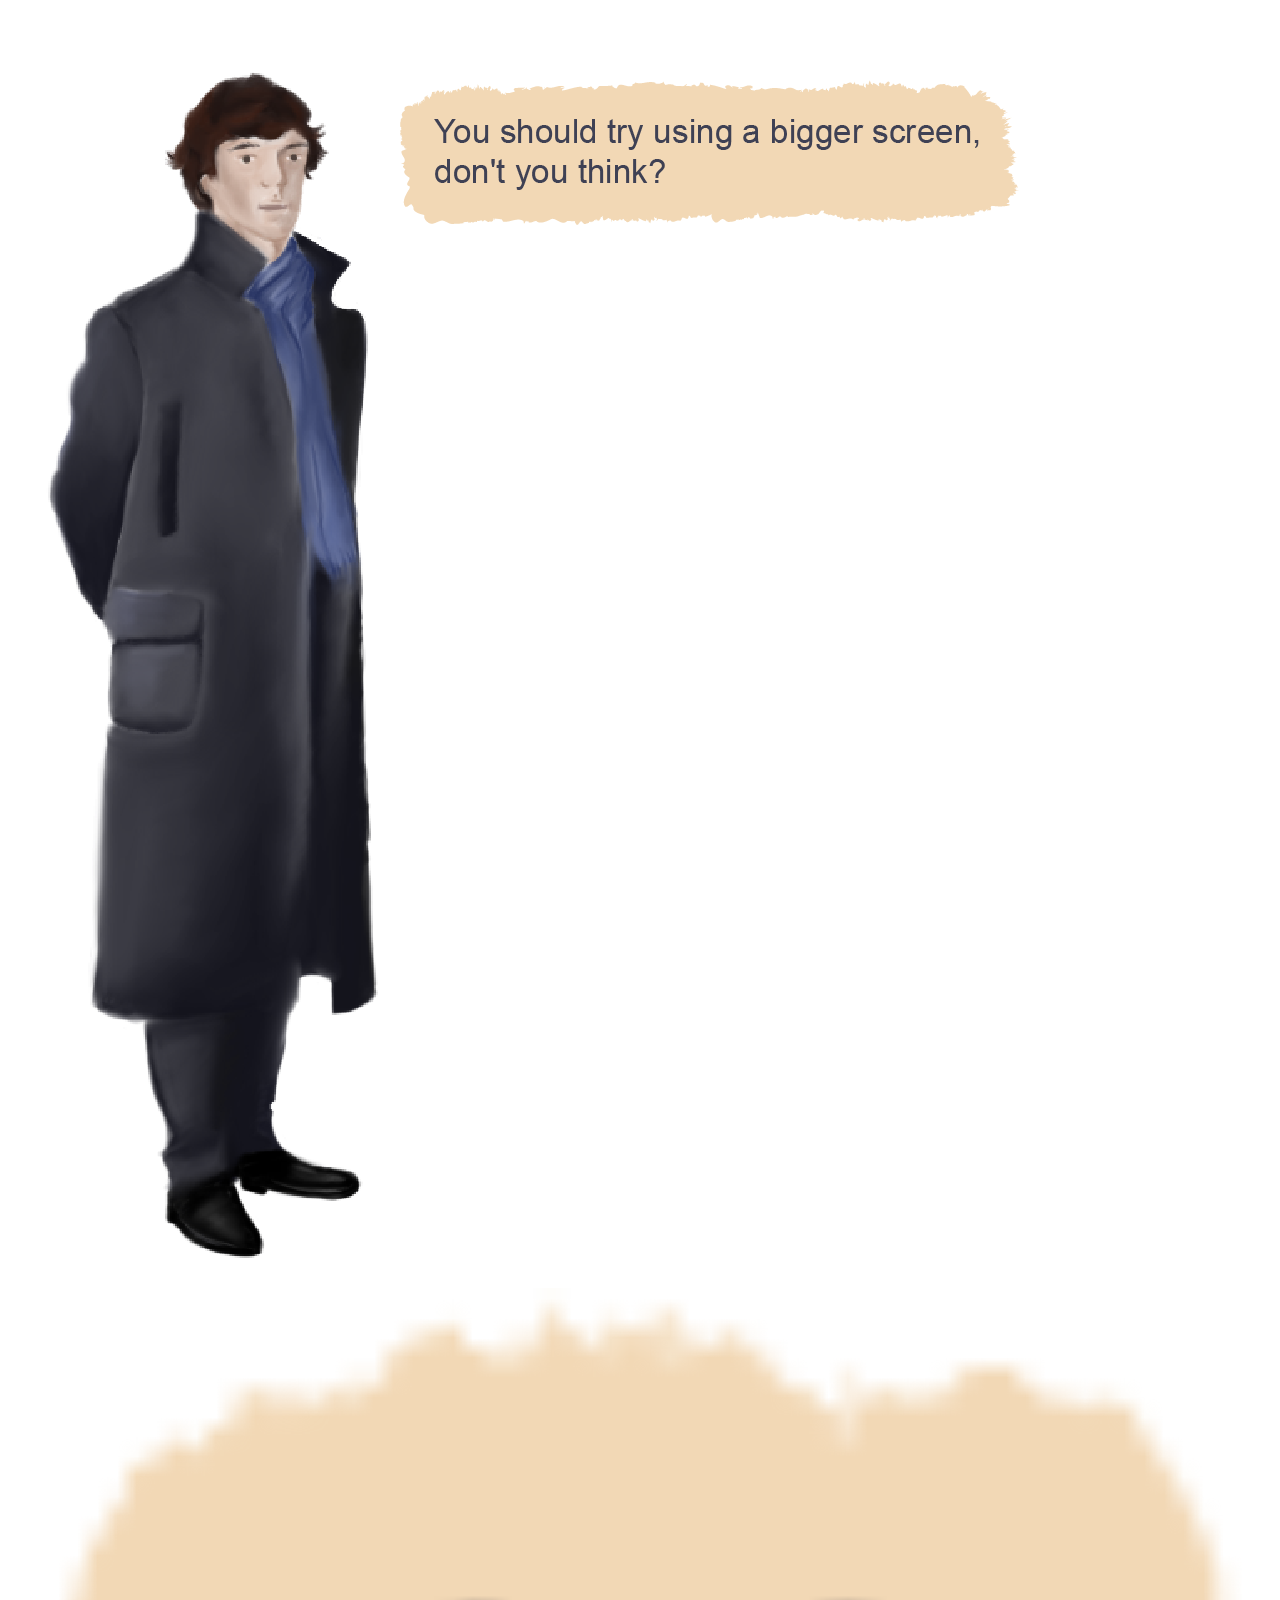
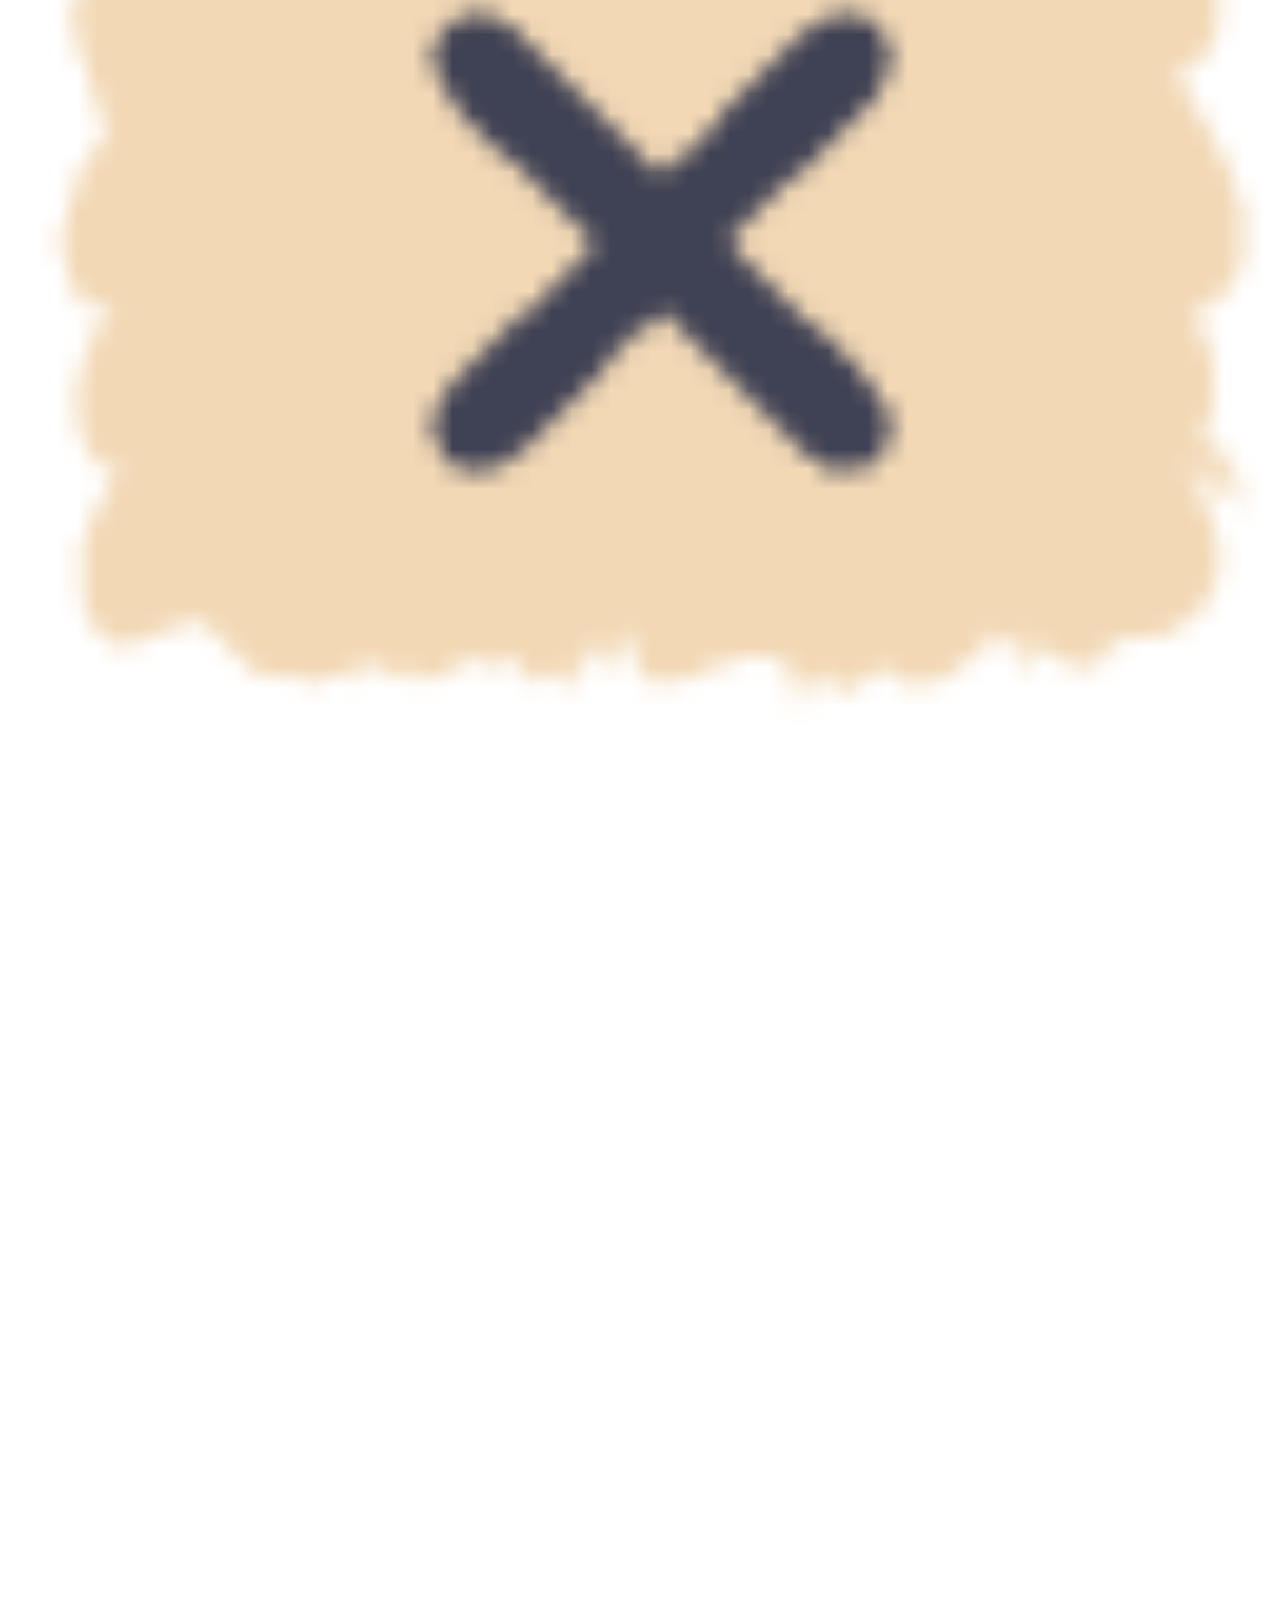
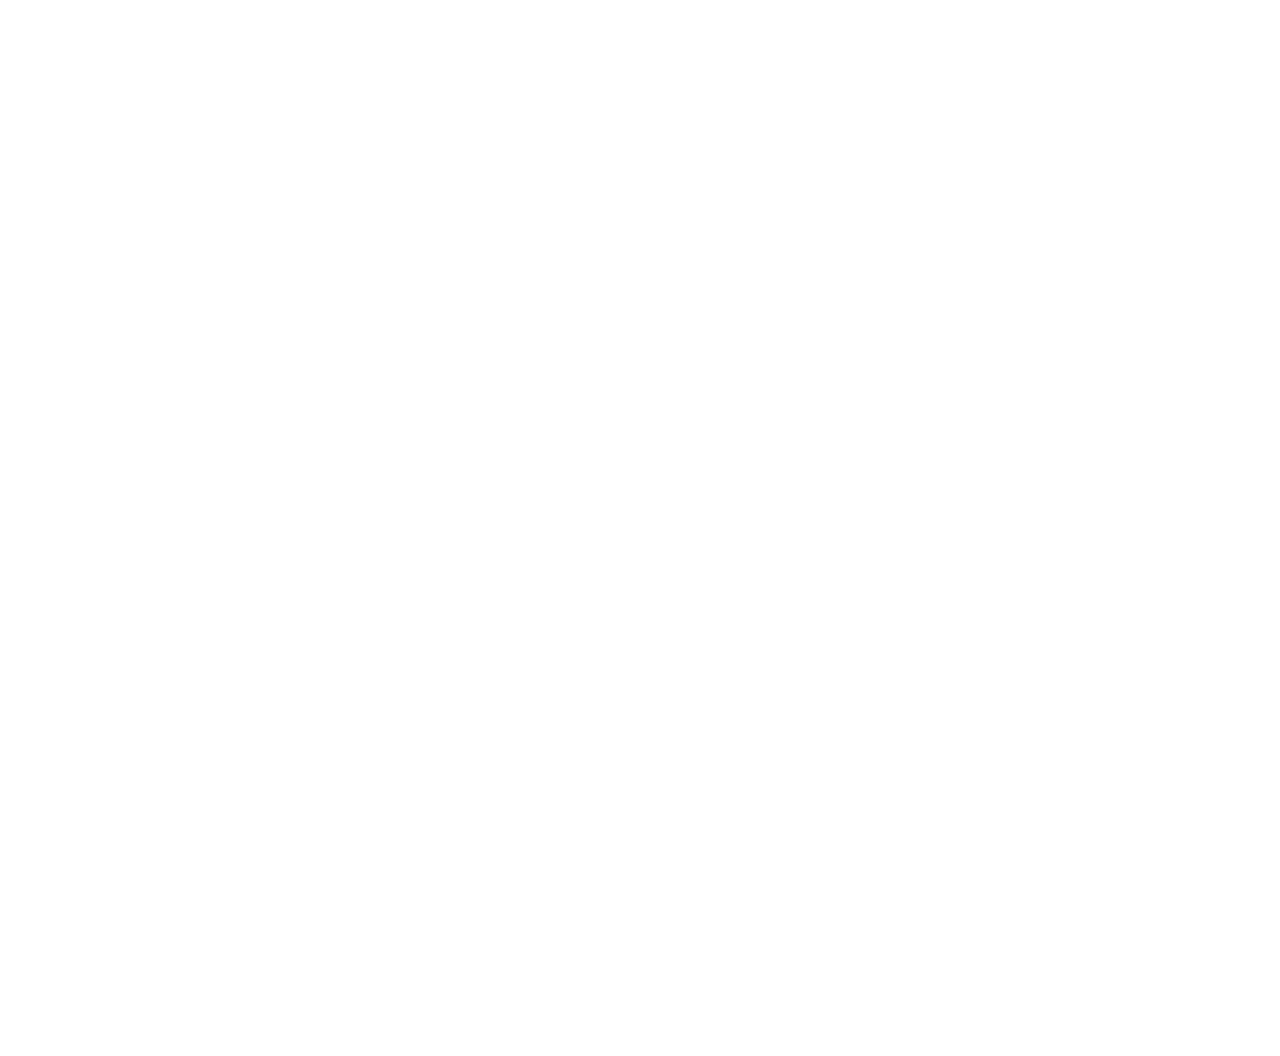
<file: house_book.html>
<!DOCTYPE html>
<html>

<head>
  <meta charset="utf-8">
  <meta name="viewport" content="width=device-width, initial-scale=1">
  <link rel="stylesheet" href="css/geral.css">
  <link rel="stylesheet" href="css/house_book.css">
  <title>TheMisteryOfDartmoor</title>
</head>

<body>
  <!-- smaller screens -->
  <div id="screen_message" class="invisible">
    <img src="images/smaller_screens.png" height="65%" alt="sherlock">
  </div>

  <header>
    <a id="close" href="house.html"><img src="images/nav/close.png" width="100%" alt="BACK"></a>
  </header>

  <main>
    <!-- main page -->
    <img src="images/house/wood.png" width="100%" height="100%" alt="background">
    <img id="book" src="images/house/book_open.png" width="90%" alt="book">
    <img id="word" src="images/house/word_1.png" width="15%" alt="word"
      onclick="addClue('word_1', 'images/house/liberty_clue.png');">
    <img id="word_2" src="images/house/word_2.png" width="10%" alt="word_2" onmouseover="activate_word()"
      onmouseout="deactivate_word()" onclick="addClue('word_2', 'images/house/hound_clue.png');">

    <!-- sherlock's reflection -->
    <img id="text_word" src="images/house/text_word.png" width="22%" alt="text">
    <img id="sherlock_word" src="images/sherlock_1.png" width="13%" alt="sherlock">
  </main>

  <script src="javascript/clues.js"></script>
  <script src="javascript/final_answer.js"></script>
  <script src="javascript/add_clues.js"></script>
  <script src="javascript/house_book.js"></script>
  <script src="javascript/smaller_screens.js"></script>
</body>

</html>
</file>
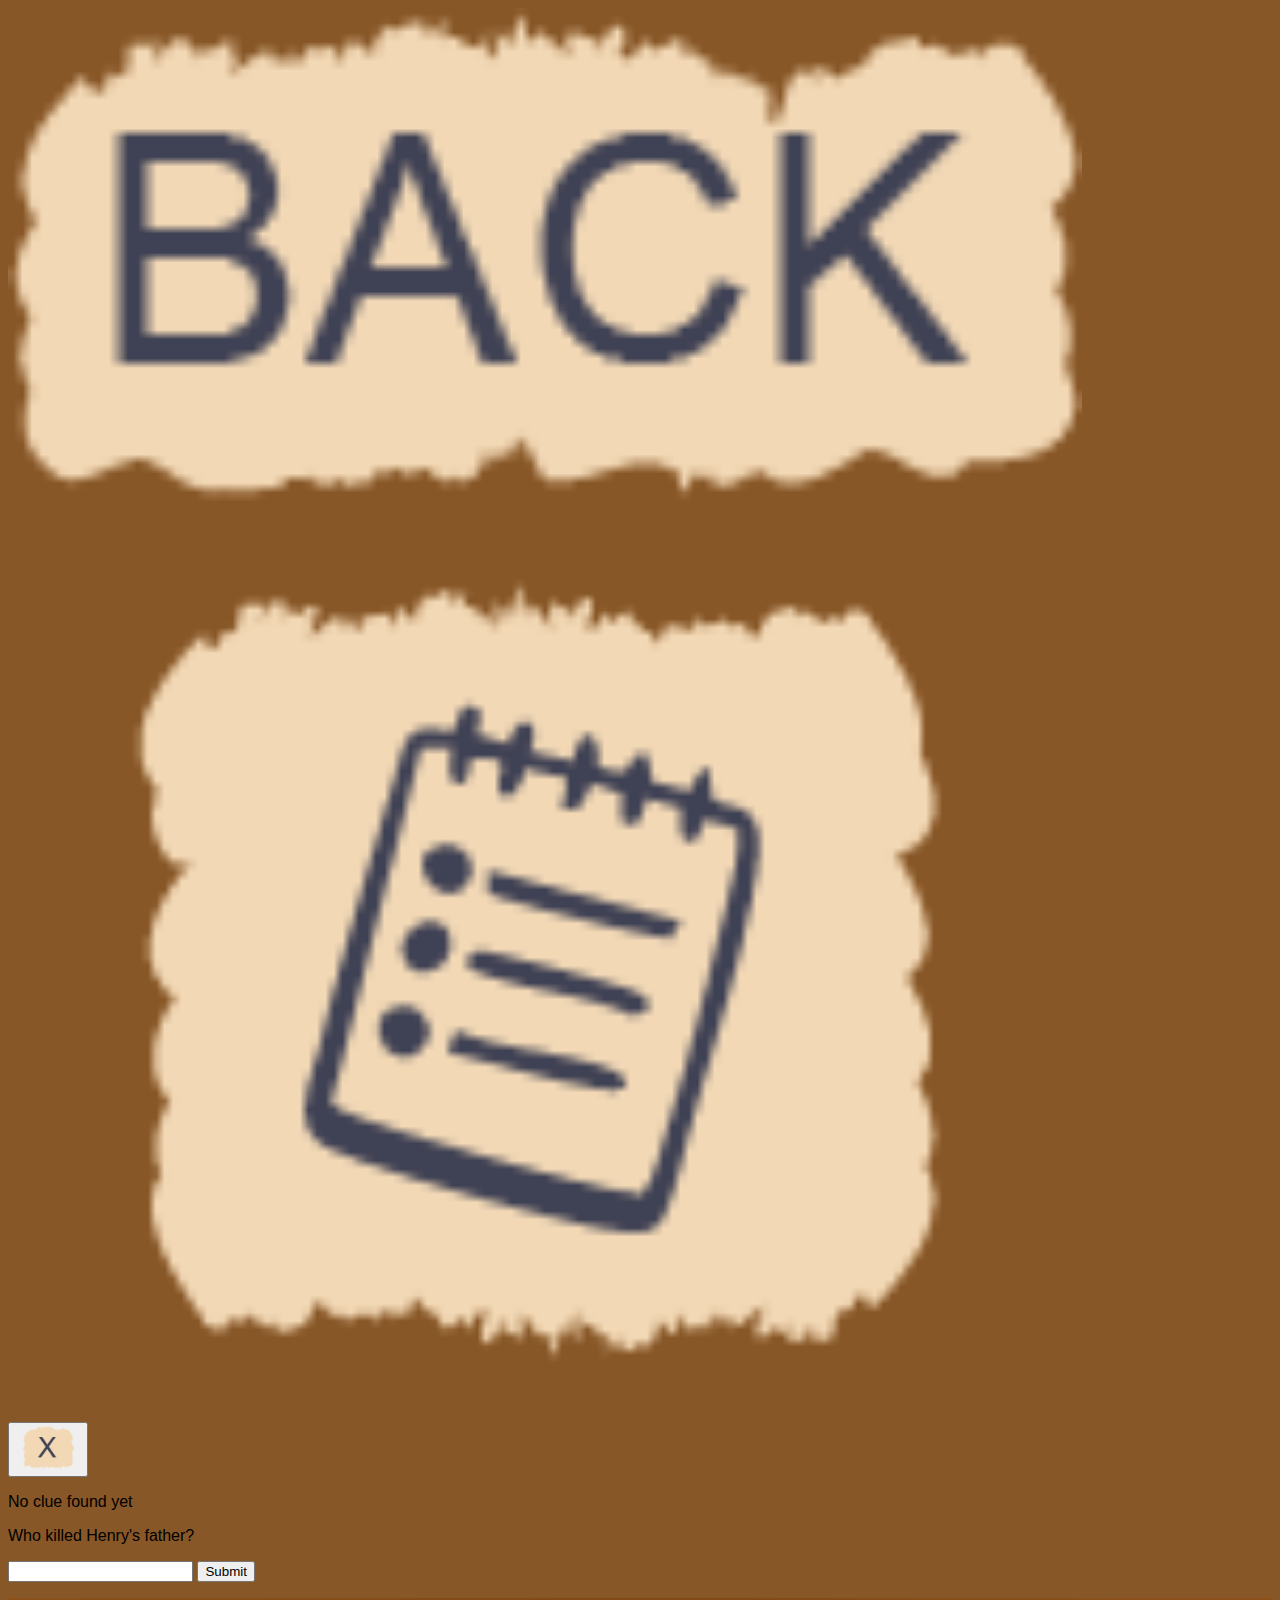
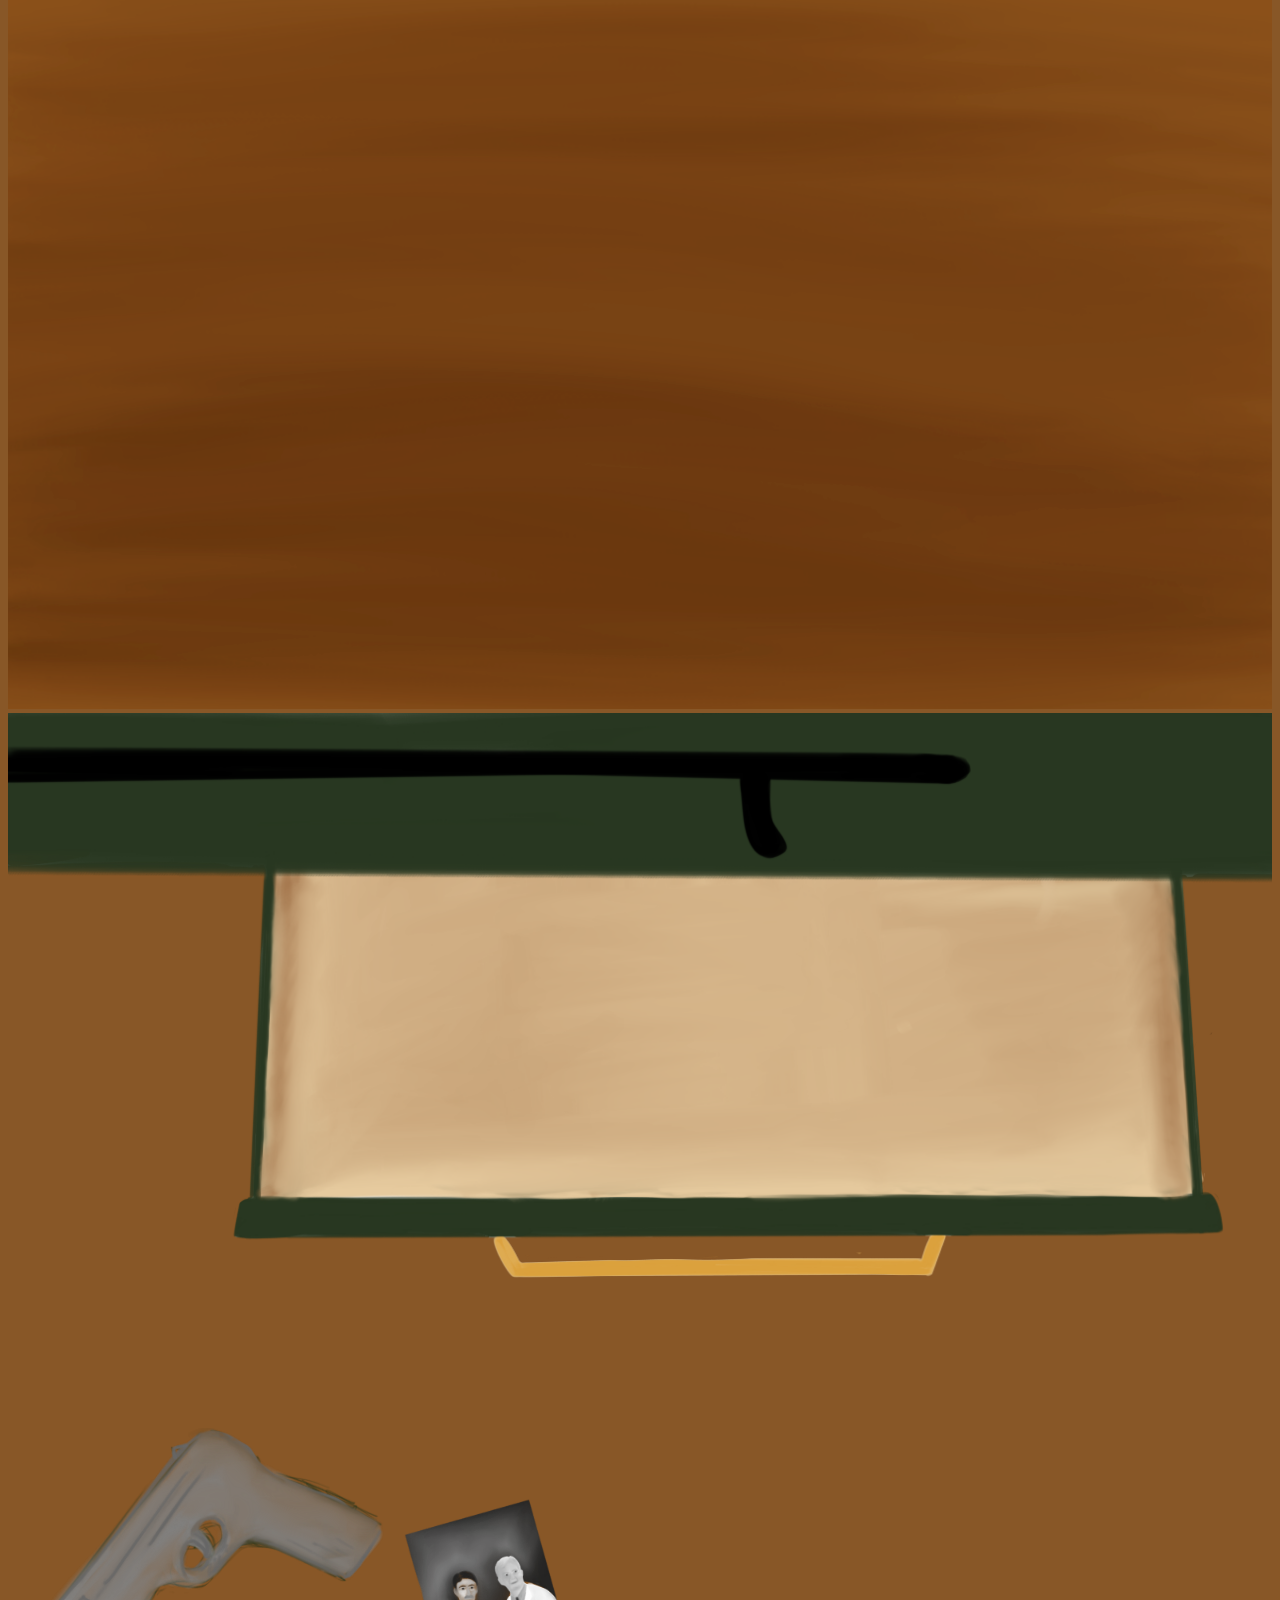
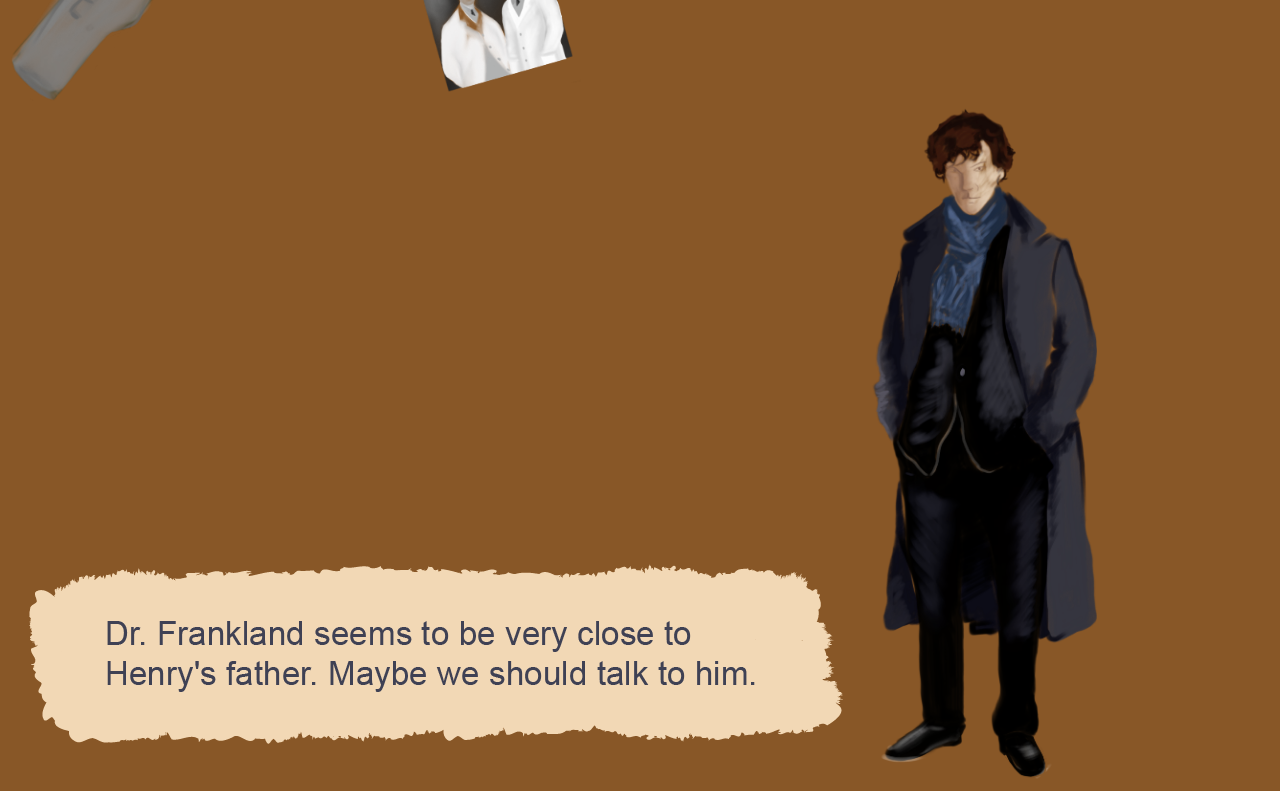
<file: house_drawer.html>
<!DOCTYPE html>
<html>

<head>
  <meta charset="utf-8">
  <meta name="viewport" content="width=device-width,
    initial-scale=1">
  <link rel="stylesheet" href="css/geral.css">
  <link rel="stylesheet" href="css/house_drawer.css">
  <title> TheMisteryOfDartmoor </title>
</head>

<body>
  <header>
    <a href="house.html"> <img src="images/nav/back.png" width="85%" alt="BACK"> </a>
    <a href="#" id="open_clues"><img src="images/nav/clues.png" width="85%" alt="CLUES"></a>
  </header>

  <main>
    <!-- show clues -->
    <div id="clues_overlay" class="overlay hidden">
      <div class="overlay_header">
        <button id="close_clues"><img src="images/nav/exit.png" width="85%" alt="X"></button>
      </div>
      <div id="clues_container"></div>
      <div id="culprit_guess" class="guess_area">
        <p>Who killed Henry's father?</p>
        <div>
          <input type="text" id="culprit_input">
          <button id="submit_culprit">Submit</button>
        </div>
        <p id="culprit_result"></p>
      </div>
    </div>

    <!-- main page -->
    <img src="images/house/wood.png" width="100%" height="100%" alt="background">
    <img id="drawer" src="images/house/drawer.png" width="100%" alt="drawer">
    <img id="gun" src="images/house/gun.png" width="30%" alt="gun"
    onclick="addClue('gun', 'images/house/gun.png');">
    <img id="photograph" src="images/house/image.png" width="15%" alt="photograph"
    onmouseover="activate_photo()"
    onmouseout="deactivate_photo()"
    onclick="addClue('photograph', 'images/house/image.png');">

    <img id="text_photo" src="images/house/text_photo.png" alt="text">
    <img id="sherlock_photo" src="images/sherlock_2.png" width="18%" alt="sherlock">

    <audio id="sound_1" src="sounds/tv_static.mp3" loop></audio>
  </main>
  
  <script src="javascript/clues.js"></script>
  <script src="javascript/add_clues.js"></script>
  <script src="javascript/house_drawer.js"></script>
</body>
</file>
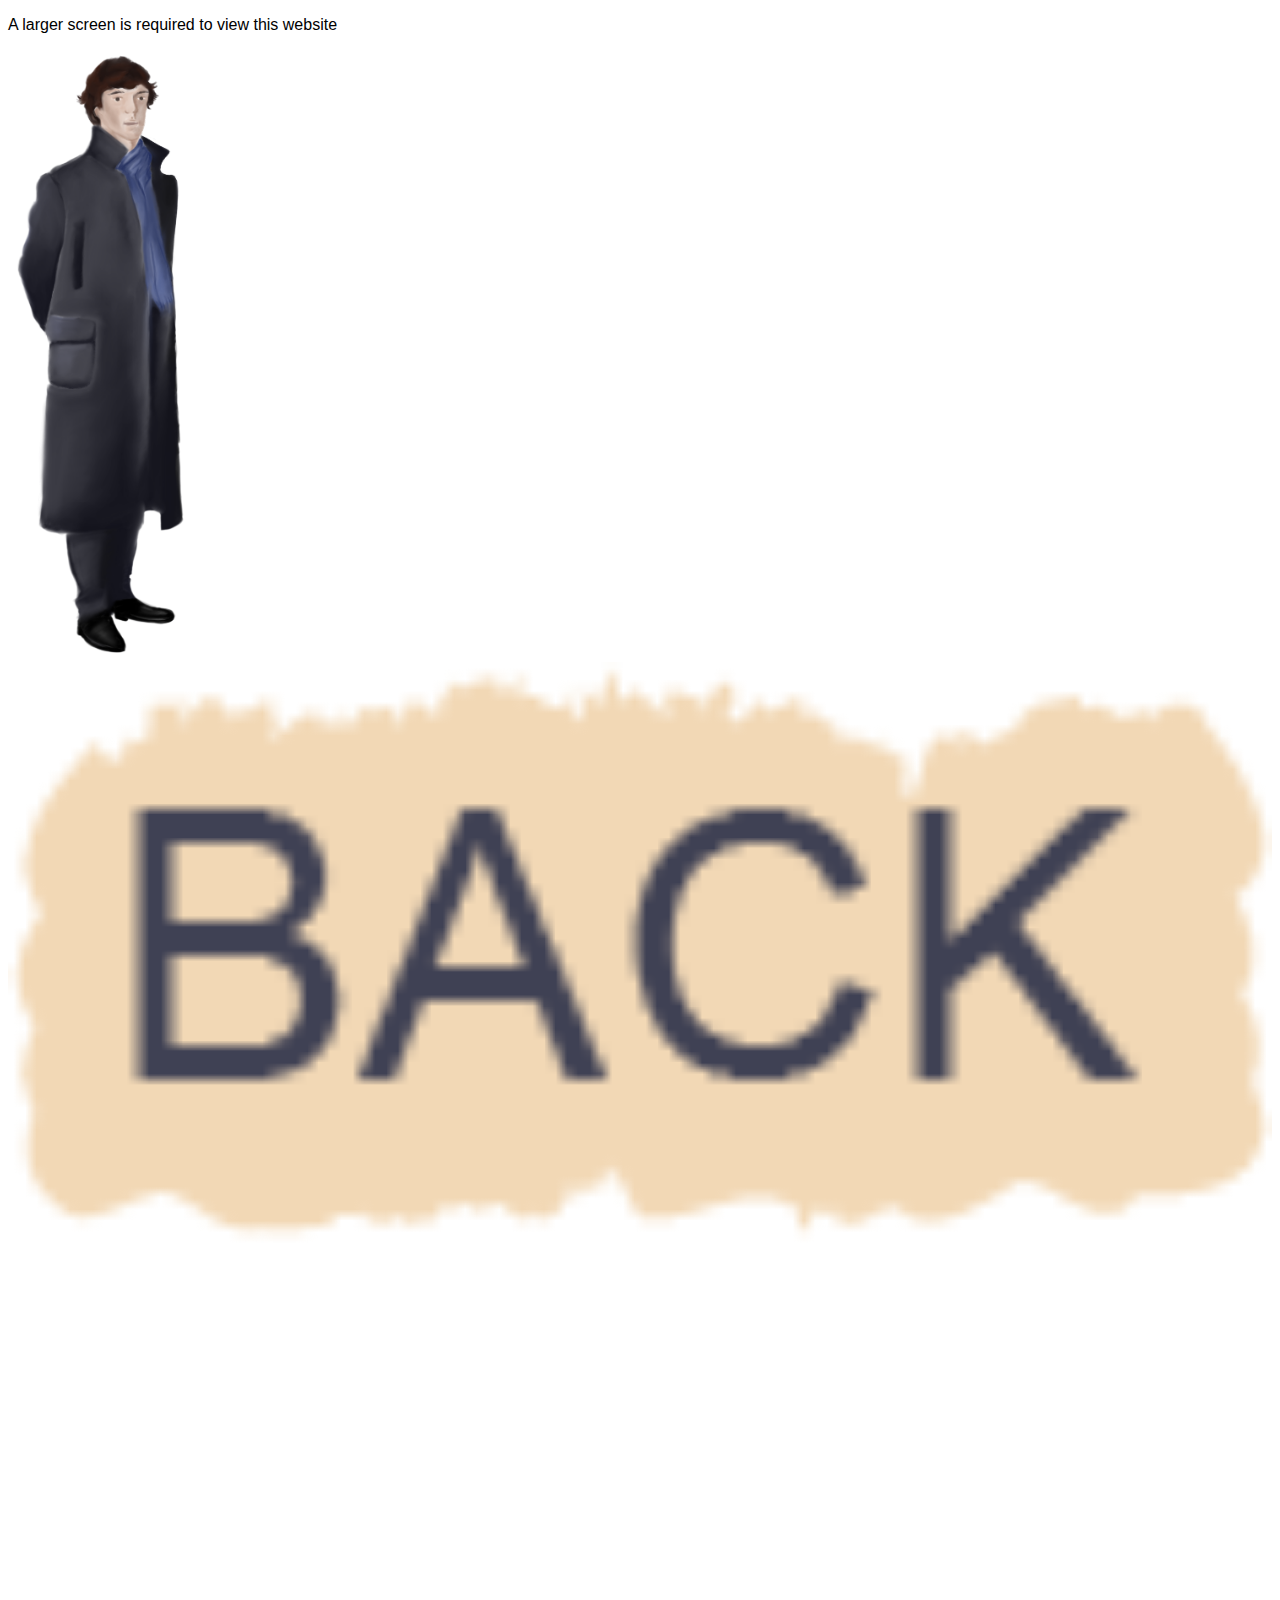
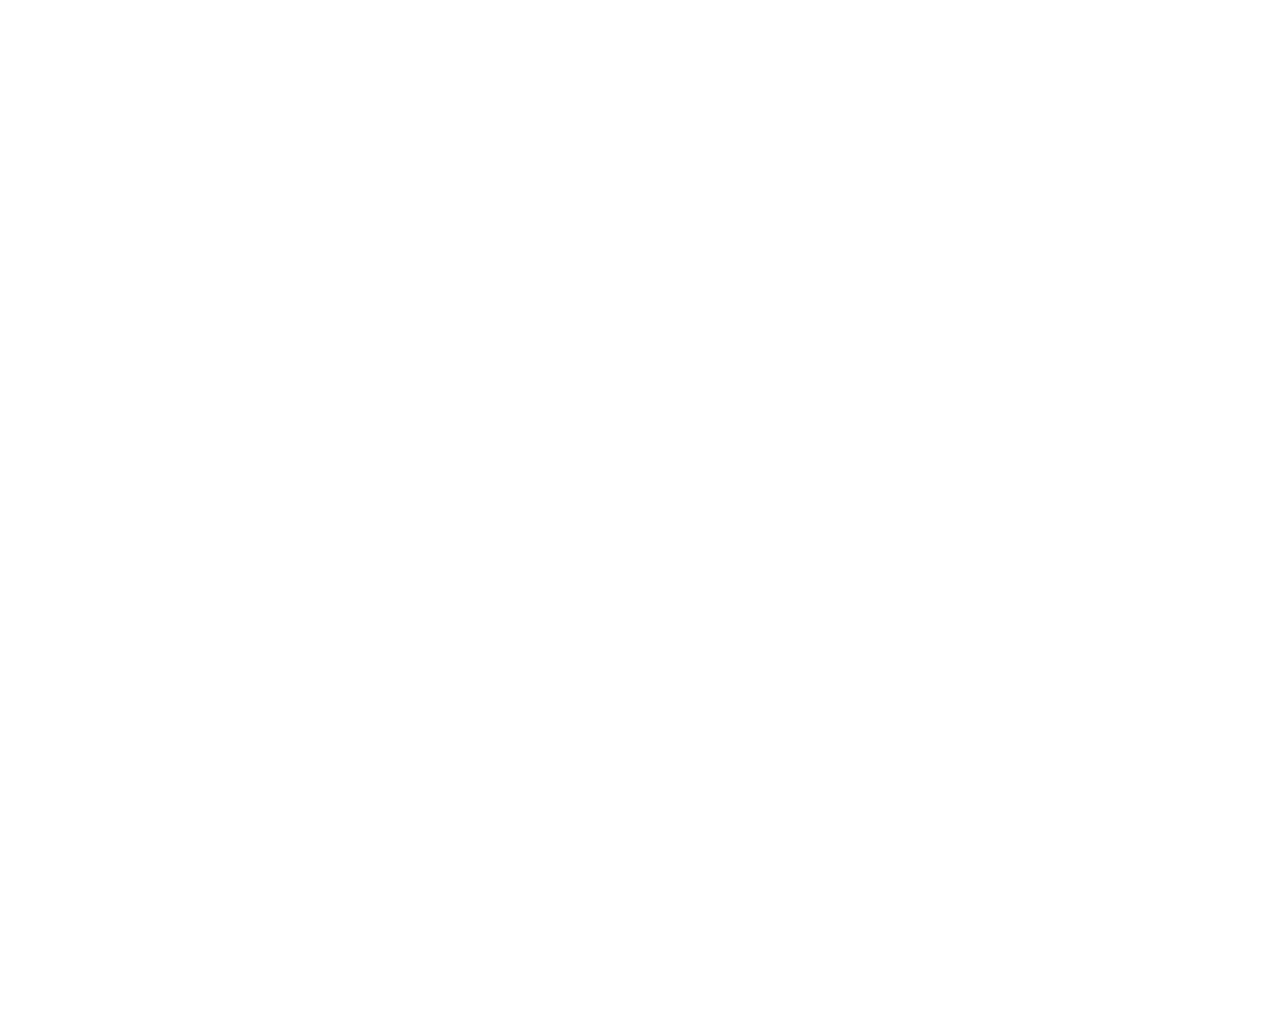
<file: index_tv.html>
<!DOCTYPE html>
<html>

<head>
    <meta charset="utf-8">
    <meta name="viewport" content="width=device-width,
    initial-scale=1">
    <link rel="stylesheet" href="css/geral.css">
    <link rel="stylesheet" href="css/index.css">
    <title> The Mistery of Dartmoor </title>
</head>

<body>
    <!-- smaller screens -->
    <div id="screen_message" class="invisible">
        <p>A larger screen is required to view this website</p>
        <img src="images/sherlock_1.png" width="15%" alt="sherlock">
    </div>

    <header>
        <a id="back" href="index.html"> <img src="images/nav/back.png" width="100%" alt="BACK"> </a>
    </header>

    <main>
        <img src="images/index/background.png" width="100%" height="100%" alt="background">
        <img id="tv_on" src="images/index/tv_on_1.png" width="80%" alt="tv">
        <img id="play_tv" src="images/index/play.png" width="3%" alt="tv">
    </main>

    <script src="javascript/index_tv.js"></script>
    <script src="javascript/smaller_screens.js"></script>
</body>
</file>
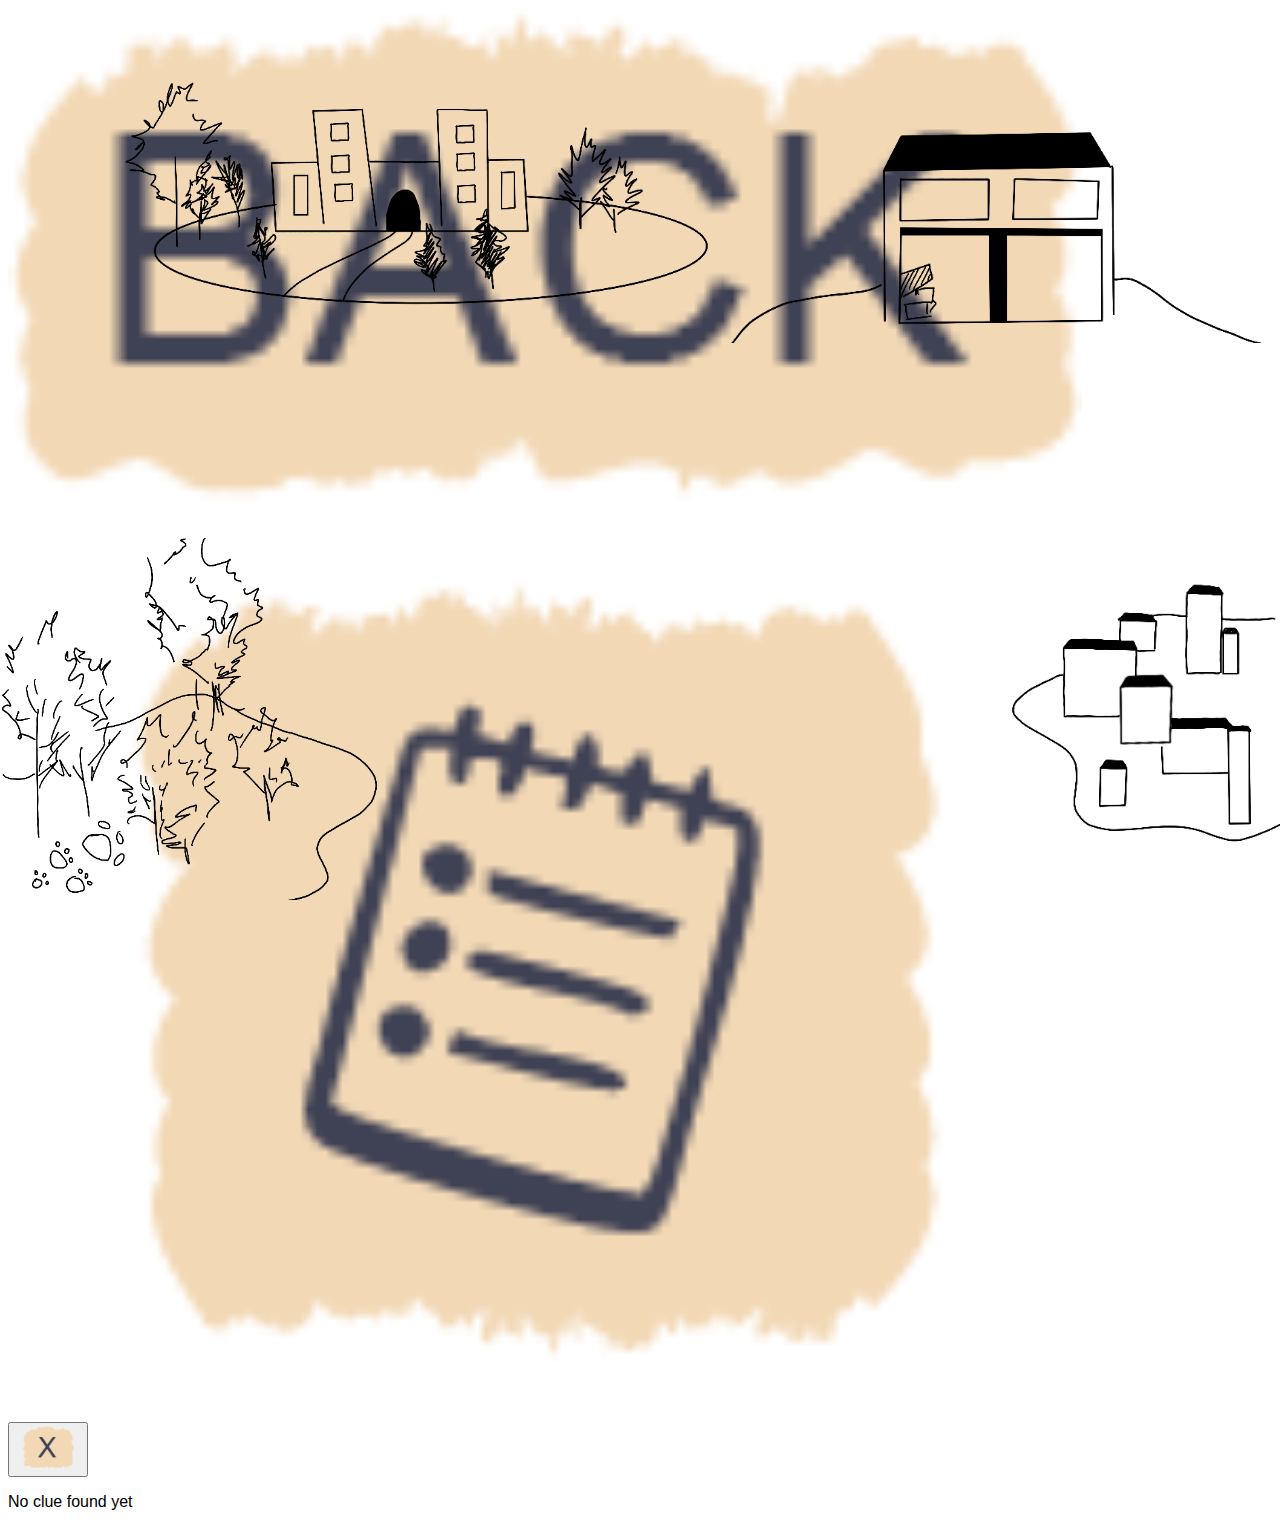
<file: map.html>
<!DOCTYPE html>
<html>

<head>
  <meta charset="utf-8">
  <meta name="viewport" content="width=device-width,
    initial-scale=1">
  <link rel="stylesheet" href="css/geral.css">
  <link rel="stylesheet" href="css/map.css">
  <title> The Mistery of Dartmoor </title>
</head>

<body>
  <header>
    <a href="javascript:history.back()"><img src="images/nav/back.png" width="85%" alt="BACK"></a>
    <a href="#" id="open_clues"><img src="images/nav/clues.png" width="85%" alt="CLUES"></a>
  </header>

  <main>
    <!-- show clues -->
    <div id="clues_overlay" class="overlay hidden">
      <div class="overlay_header">
        <button id="close_clues"><img src="images/nav/exit.png" width="85%" alt="X"></button>
      </div>
      <div id="clues_container"></div>
    </div>

    <!-- main page -->
    <a href="dewers.html"> <img id="dewer" src="images/homepage/dewer.png" width="30%" alt="map"> </a>
    <a href="baskerville_entry.html"> <img id="baskerville" src="images/homepage/baskerville.png" width="50%" alt="map"></a>
    <a href="house.html"> <img id="house" src="images/homepage/house.png" width="45%" alt="map"> </a>
    <a href="grimpen.html"> <img id="grimpen" src="images/homepage/grimpen.png" width="25%" alt="map"> </a>
  </main>

  <script src="javascript/clues.js"></script>
</body>
</file>
<file: css/geral.css>
body {
    font-family: Arial, sans-serif
}
</file>
<file: css/index.css>
img {
    bottom: 0;
}

#desk, #tv_off {
    right: 0;
}

#tv_off {
    bottom: 16%;
    cursor: pointer;
}

#play_tv {
    top: 15%;
    right: 26%;
    cursor: pointer;
}

@media (max-width: 1680px) { 
    #play_tv {
        top: 20%;
    }
}

@media (max-width: 1580px) { 
    #play_tv {
        top: 25%;
    }
}

@media (max-width: 1480px) { 
    #play_tv {
        top: 30%;
    }
} 

@media (max-width: 1380px) { 
    #play_tv {
        top: 35%;
    }
} 

@media (max-width: 1280px) { 
    #play_tv {
        top: 40%;
    }
}
</file>
<file: css/house_drawer.css>
html {
    background-color: #885727;
}

#drawer {
    top: 0;
    left: 0;
}

#gun {
    left: 60%;
    top: 25%;
    cursor: pointer;
}

#photograph {
    left: 30%;
    top: 30%;
    cursor: pointer;
}

#gun:hover,
#photograph:hover {
    cursor: pointer;
    transform: rotate(10deg);
}
</file>
<file: css/baskerville_entry.css>
body {
    background-color: #67697b;
}

#password {
    position: absolute; 
    top: 28%; 
    left: 48%; 
    transform: translateX(-50%); 
    text-align: center;
}

#letter_fields {
    display: flex; 
    gap: 10px; 
    justify-content: center;
}

.letter_spot {
    display: inline-block;
    width: 20px;
    border-bottom: 2px solid #4f736d;
    color: #4f736d;
    font-weight: bold;
    text-align: center;
    font-size: 1.2em;
}

#submit {
    margin-top: 20px; 
    padding: 5px 20px; 
    background: #4f736d;
    color: #243532;; 
    border: none; 
    border-radius: 15px; 
    cursor: pointer;
}

#result_message {
    margin-top: 50%; 
    margin-left: 10%;
    color: #4f736d;
}

/* sherlock's intervention */
#text_pass {
    top: 28%;
    left: 13%;
}

#sherlock_pass {
    bottom: -5%;
    left: 0;
}



/* responsive */
@media (max-height: 860px) { 
    #result_message {
        margin-top: 45%;
    }
}

@media (max-height: 840px) { 
    #result_message {
        margin-top: 40%;
    }
}

@media (max-width: 1600px) {
    #text_pass {
        top: 30%;
    }
}

@media (max-width: 1540px) {
    #text_pass {
        top: 34%;
    }
}

@media (max-width: 1480px) { 
    #text_pass {
        top: 38%;
    }
}

@media (max-width: 1380px) { 
    #text_pass {
        top: 44%;
    }
}

@media (max-width: 1280px) { 
    #text_pass {
        top: 48%;
    }
}
</file>
<file: css/baskerville_second.css>
#ground {
    bottom: 0;
}

#background {
    top: 0;
    left: 0;
}

#desks {
    bottom: 0;
    left: 0;
}

#curtains {
    bottom: 0;
    right: 0;
}

#pc {
    bottom: 35%;
    left: 32%;
    cursor: pointer;
}

#doc {
    left: 35%;
    top: 10%;
    cursor: pointer;
}

#play_pc {
    right: 23%;
    top: 15%;
    cursor: pointer;
}

#lights {
    bottom: 55%;
    left: 5%;
    cursor: pointer;
}

#exit {
    left: 50%;
    bottom: 45%;
    cursor: pointer;
}

/* overlays */
#image_exit_overlay {
background-color: white;
}

#image_pc_container > img {
    position: absolute;
}

#image_exit_container {
    display: flex;
    align-items: center;
    justify-content: center;
    height: 75%;
}

#fullscreen_image {
    max-width: 100%;
    max-height: 100%;
    object-fit: contain;
}

#dark_overlay {
    position: fixed;
    top: 0;
    left: 0;
    width: 100vw;
    height: 100vh;
    pointer-events: none;
    background: radial-gradient(circle 240px at var(--x, 50%) var(--y, 50%), transparent 0%, rgba(57, 10, 10, 0.95) 100%);
    z-index: 10;
}

/* sherlock's intervention */
#text_out, 
#text_drug {
    top: 28%;
    left: 13%;
}

#sherlock_out,
#sherlock_drug {
    bottom: -5%;
    left: 0;
}

#text_lights {
    top: 28%;
    right: 18%;
}

#sherlock_lights {
    bottom: -5%;
    right: 5%;
}


/* responsive */
@media (max-width: 1620px) { 
    #doc {
        top: 18%;
    }

    #play_pc {
        top: 23%;
    }
}

@media (max-width: 1600px) {
    #text_out, #text_drug, #text_lights {
        top: 30%;
    }
}

@media (max-width: 1580px) { 
    #pc {
        bottom: 33%;
    }
}

@media (max-width: 1540px) {
    #text_out, #text_drug, #text_lights {
        top: 34%;
    }
}

@media (max-width: 1500px) { 
    #pc {
        bottom: 30%;
    }

    #doc {
        top: 23%;
    }

    #play_pc {
        top: 26%;
    }
}

@media (max-width: 1480px) { 
    #text_out, #text_drug, #text_lights {
        top: 38%;
    }
}

@media (max-width: 1400px) { 
    #pc {
        bottom: 28%;
    }

    #doc {
        top: 28%;
    }

    #play_pc {
        top: 31%;
    }
}

@media (max-width: 1380px) { 
    #text_out, #text_drug, #text_lights {
        top: 44%;
    }
}

@media (max-width: 1340px) { 
    #doc {
        top: 32%;
    }

    #play_pc {
        top: 35%;
    }
}

@media (max-width: 1300px) { 
    #pc {
        bottom: 25%;
    }
}

@media (max-width: 1280px) { 
    #doc {
        top: 35%;
    }

    #play_pc {
        top: 38%;
    }

    #text_out, #text_drug, #text_lights {
        top: 48%;
    }
}
</file>
<file: css/choose_case.css>
img {
    bottom: 0;
}

#john {
    right: 0;
}

main {
    width: 100%;
}

section {
    width: 40%;
    margin: 20% auto;
    text-align: center;
    position: relative;
}

section > p {
    padding: 2%;
    color: #f0d3aa;
}

section > a {
    display: block;
    margin: 2%;
}
</file>
<file: css/clues.css>
html, body {
    height: 100%;
    margin: 0;
    padding: 0;
}

html {
    background-color: #67697b;
}

#clues_container {
    position: relative;
    width: 100%;
    height: 100vh;
}

.clue {
    position: absolute;
}

.clue > img {
    width: 250px;
    height: auto;
}
</file>
<file: css/dewers.css>
#florest {
    top: 0;
    left: 0;
}

#warning {
    bottom: 0;
    left: 10%;
    cursor: pointer;
}

#dog {
    bottom: 12%;
    right: 16%;
    cursor: pointer;
}

#footprints {
    bottom: 12%;
    left: 39%;
}

#dark_overlay {
    position: fixed;
    top: 0;
    left: 0;
    width: 100vw;
    height: 100vh;
    pointer-events: none;
    background: radial-gradient(circle 200px at var(--x, 50%) var(--y, 50%), transparent 0%, rgba(0, 0, 0, 0.95) 100%);
    z-index: 10;
  }
</file>
<file: css/homepage.css>
header > h1 {
    display: flex;
    justify-content: center;
    align-items: center;
    height: 100vh;
} 

main > a > img {
    position: absolute;
}

#dewer {
    bottom: 0;
    left: 0;
} 

#baskerville {
    top: 0;
    left: 20%;
}

#house {
    bottom: 0;
    left: 50%;
}

#grimpen {
    top: 20px; /* Adicionei "px" para evitar erro */
    right: 0;
}
</file>
<file: css/house.css>
main > img {
    position: absolute;
}

#table {
    bottom: 0;
    left: 40%;
} 

#tv {
    top: 20%;
    left: 30%;
} 

#cabinet {
    top: 20%;
    left: 12%;
}
</file>
<file: css/house_book.css>
#book {
    top: 55%;
    left: 50%;
    transform: translate(-50%, -50%);
}

#word {
    top: 40%;
    left: 26%;
}

#word_2 {
    top: 70%;
    left: 51%;
}

#word:hover,
#word_2:hover {
    cursor: pointer;
    transform: rotate(2deg);
}
</file>
<file: css/map.css>
header > h1 {
    display: flex;
    justify-content: center;
    align-items: center;
    height: 100vh;
    width: 100vw;
} 

main > a > img {
    position: absolute;
}

#dewer {
    bottom: 0;
    left: 0;
} 

#baskerville {
    top: 5%;
    left: 7%;
}

#house {
    top: 10%;
    right: 0%;
}

#grimpen {
    bottom: 20px;
    right: 0;
}
</file>
